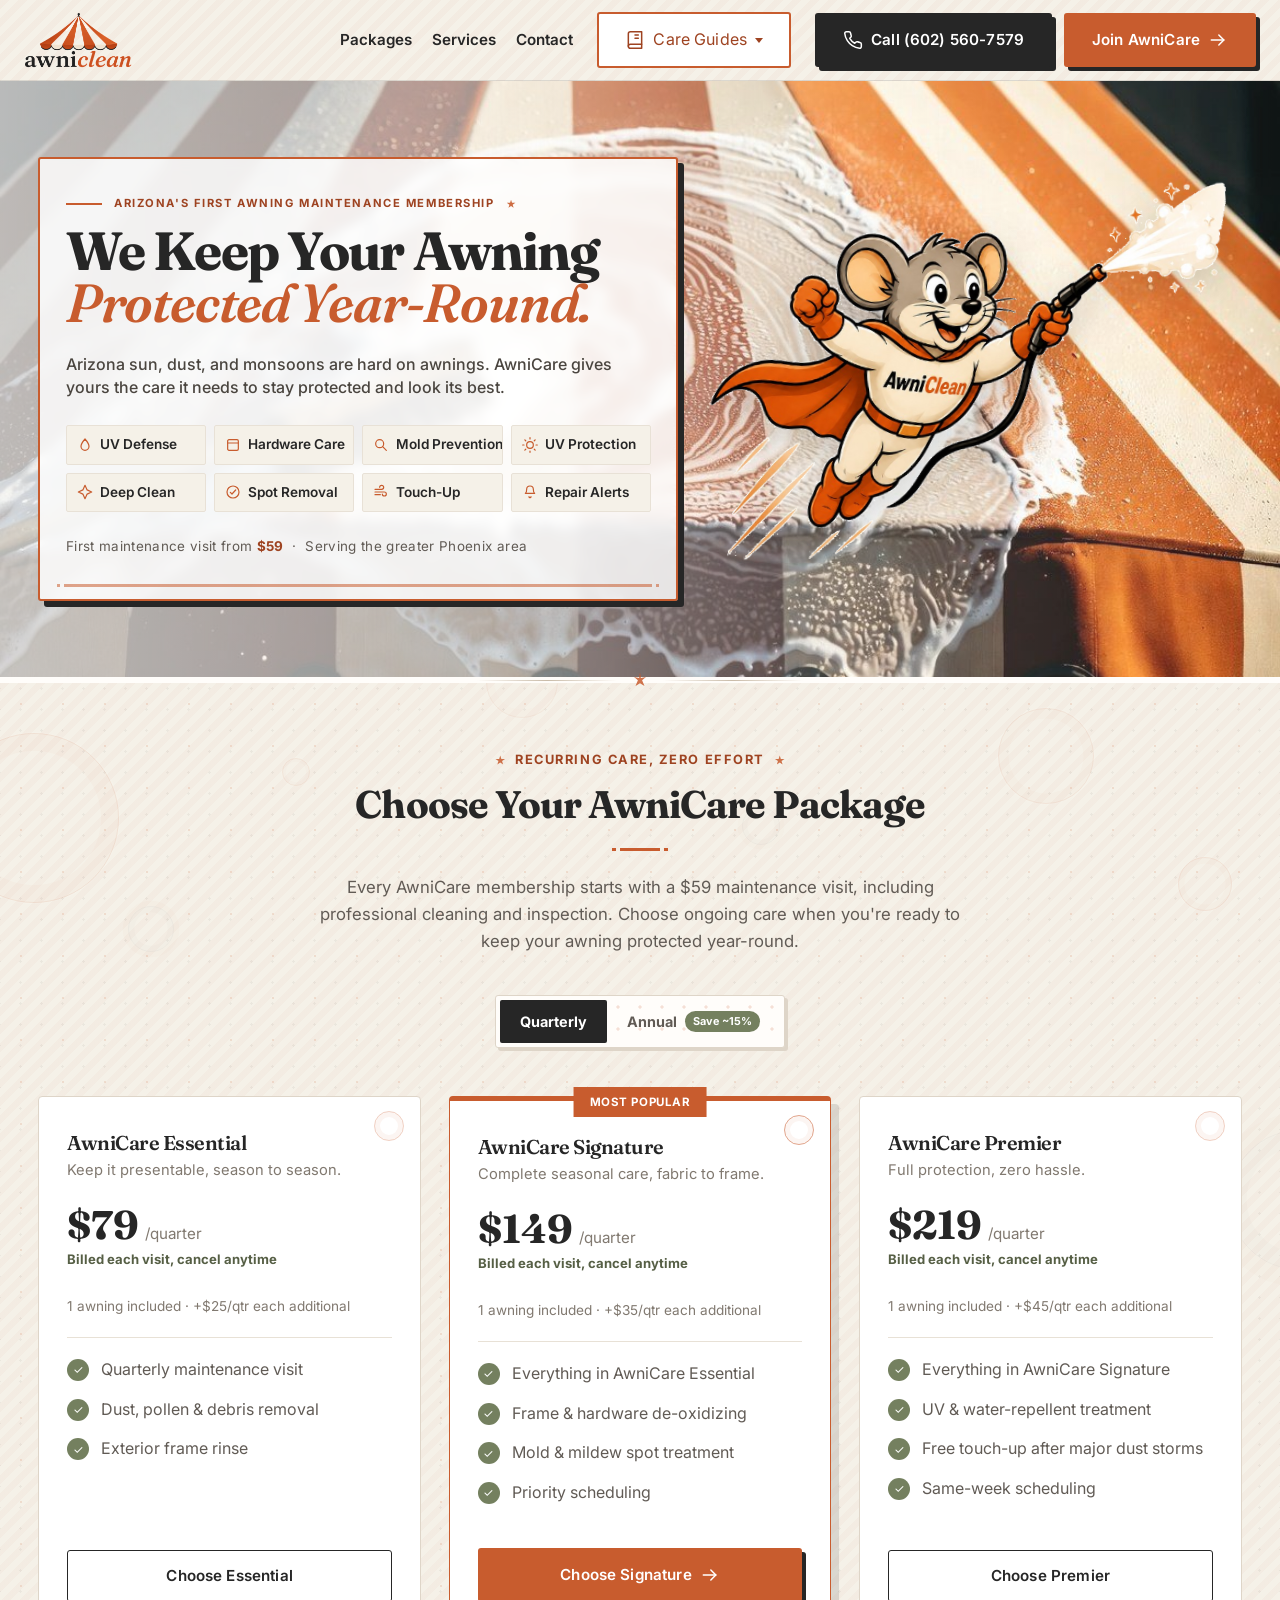
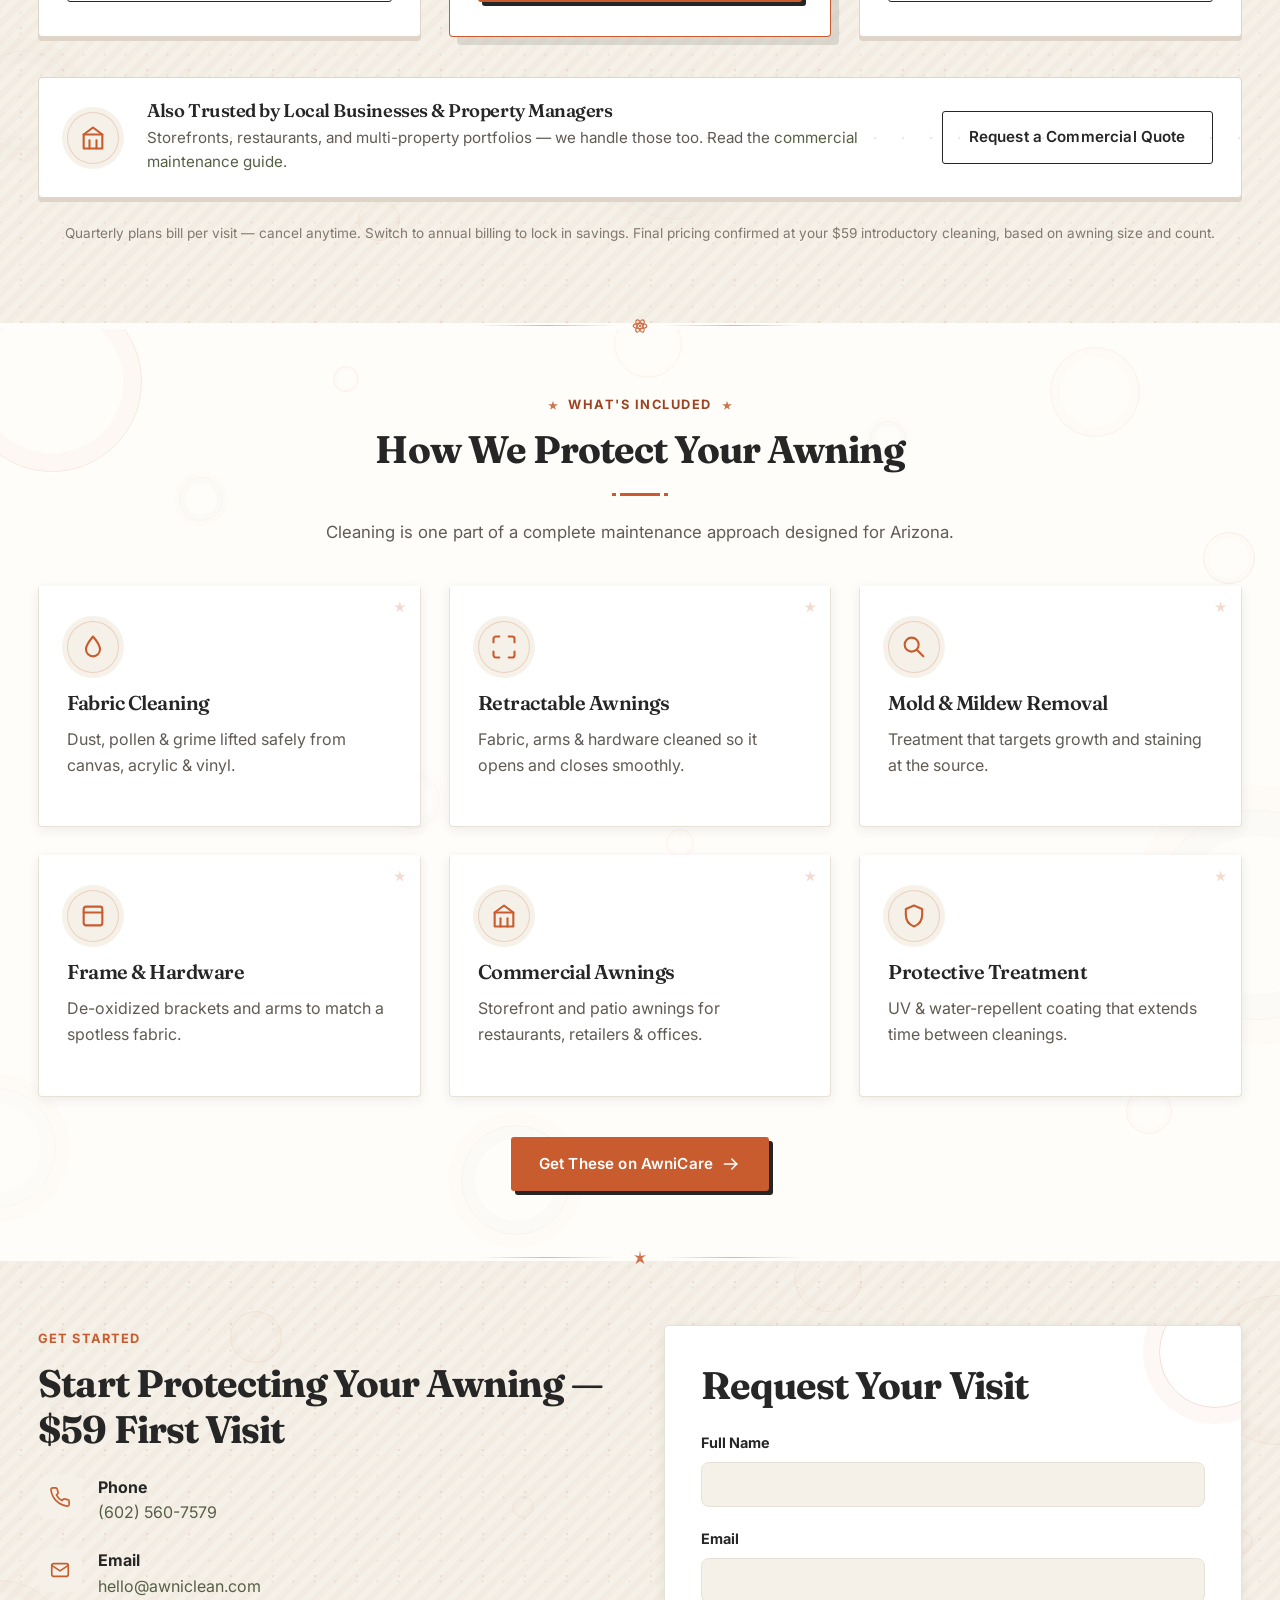
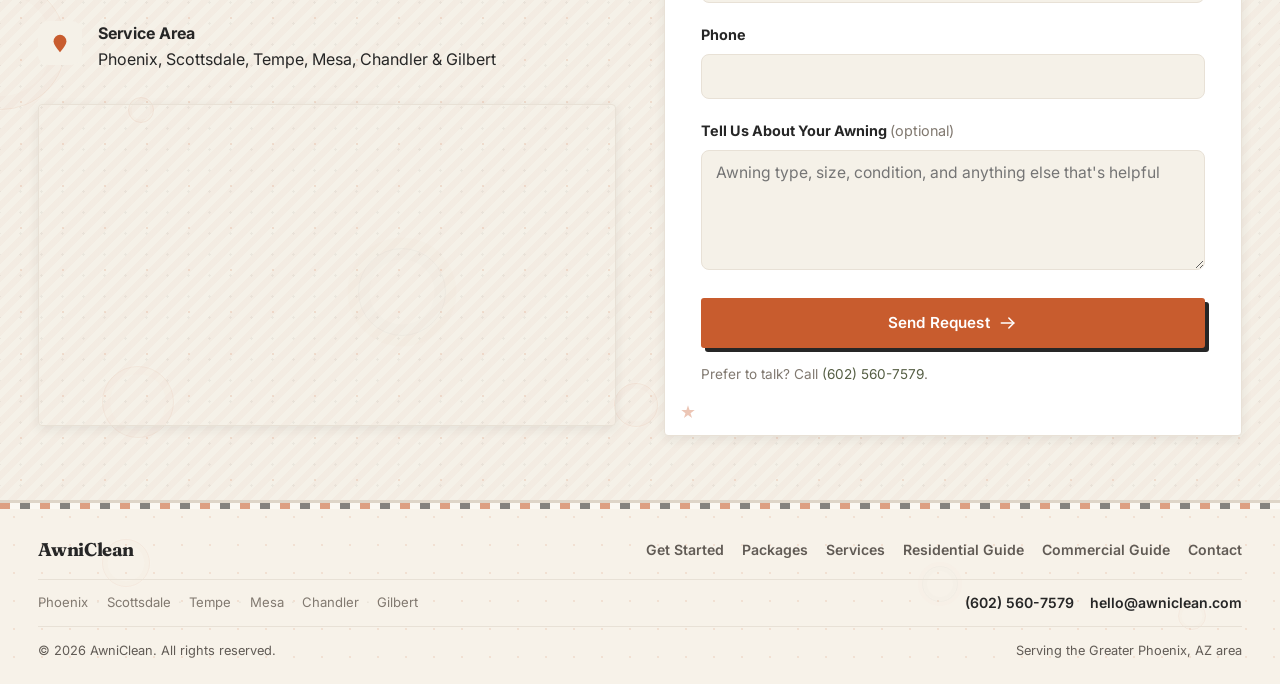
<file: index.html>
<!doctype html>
<html lang="en">
    <head>
        <meta charset="UTF-8" />
        <meta name="viewport" content="width=device-width, initial-scale=1.0" />
        <title>AwniClean | Awning Cleaning Packages — Phoenix, AZ</title>
        <meta
            name="description"
            content="First awning cleaning from $59 with AwniCare — then quarterly or annual maintenance. Serving Phoenix, Scottsdale, Tempe, Mesa, Chandler &amp; Gilbert."
        />
        <link rel="canonical" href="https://awniclean.com/" />
        <meta name="robots" content="index, follow" />

        <meta property="og:type" content="website" />
        <meta property="og:site_name" content="AwniClean" />
        <meta
            property="og:title"
            content="AwniClean | Awning Cleaning Packages — Phoenix, AZ"
        />
        <meta
            property="og:description"
            content="First awning cleaning from $59 with AwniCare — then quarterly or annual maintenance across Greater Phoenix."
        />
        <meta property="og:url" content="https://awniclean.com/" />
        <meta
            property="og:image"
            content="https://awniclean.com/images/og-image.png"
        />
        <meta name="twitter:card" content="summary_large_image" />

        <link rel="icon" type="image/png" href="images/favicon.png" />
        <link rel="preconnect" href="https://fonts.googleapis.com" />
        <link rel="preconnect" href="https://fonts.gstatic.com" crossorigin />
        <link
            href="https://fonts.googleapis.com/css2?family=Fraunces:ital,wght@0,500;0,600;0,700;1,600&family=Inter:wght@400;500;600;700&display=swap"
            rel="stylesheet"
        />
        <link rel="stylesheet" href="css/style.css?v=20260807" />

        <script type="application/ld+json">
            {
                "@context": "https://schema.org",
                "@type": "HomeAndConstructionBusiness",
                "name": "AwniClean",
                "image": "https://awniclean.com/images/logo-full.png",
                "telephone": "+1-602-560-7579",
                "email": "hello@awniclean.com",
                "url": "https://awniclean.com/",
                "priceRange": "$$",
                "areaServed": [
                    { "@type": "City", "name": "Phoenix" },
                    { "@type": "City", "name": "Scottsdale" },
                    { "@type": "City", "name": "Tempe" },
                    { "@type": "City", "name": "Mesa" },
                    { "@type": "City", "name": "Chandler" },
                    { "@type": "City", "name": "Gilbert" }
                ],
                "address": {
                    "@type": "PostalAddress",
                    "addressRegion": "AZ",
                    "addressCountry": "US"
                },
                "description": "Awning cleaning and maintenance packages serving the Greater Phoenix, Arizona area.",
                "makesOffer": [
                    {
                        "@type": "Offer",
                        "name": "AwniCare Essential",
                        "priceCurrency": "USD",
                        "price": "79",
                        "description": "Quarterly fabric cleaning for one awning."
                    },
                    {
                        "@type": "Offer",
                        "name": "AwniCare Signature",
                        "priceCurrency": "USD",
                        "price": "149",
                        "description": "Quarterly fabric, frame, and hardware cleaning with mold and mildew spot treatment for up to two awnings."
                    },
                    {
                        "@type": "Offer",
                        "name": "AwniCare Premier",
                        "priceCurrency": "USD",
                        "price": "219",
                        "description": "Full-service quarterly cleaning with protective treatment and priority scheduling for up to three awnings."
                    }
                ]
            }
        </script>
    </head>
    <body>
<header class="site-header" id="siteHeader">
            <div class="container header-inner">
                <a href="#top" class="logo"
                    ><img
                        class="logo-header-img"
                        src="images/logo-compact.png"
                        alt="AwniClean"
                /></a>
                <nav class="site-nav">
                    <a href="#packages">Packages</a>
                    <a href="#services">Services</a>
                    <a href="#contact">Contact</a>
                    <div class="nav-dropdown">
                        <button type="button" class="btn btn-care nav-dropdown-toggle" aria-expanded="false" aria-haspopup="true">
                            <svg class="icon" aria-hidden="true"><use href="images/icons.svg#icon-book"></use></svg>
                            Care Guides
                            <span class="caret" aria-hidden="true"></span>
                        </button>
                        <ul class="nav-dropdown-menu" role="menu">
                            <li role="none"><a role="menuitem" href="/care-guide">Residential</a></li>
                            <li role="none"><a role="menuitem" href="/commercial-guide">Commercial</a></li>
                        </ul>
                    </div>
                </nav>
                <div class="header-cta">
                    <a href="tel:+16025607579" class="btn btn-call"
                        ><svg class="icon"><use href="images/icons.svg#icon-phone"></use></svg>
                        Call (602) 560-7579</a
                    >
                    <a href="#packages" class="btn btn-primary"
                        >Join AwniCare
                        <svg class="icon">
                            <use href="images/icons.svg#icon-arrow-right"></use></svg
                    ></a>
                </div>
                <button
                    class="nav-toggle"
                    id="navToggle"
                    aria-label="Toggle menu"
                    aria-expanded="false"
                >
                    <span></span><span></span><span></span>
                </button>
            </div>
        </header>

        <main id="top">
            <!-- INTRO -->
            <section id="offer" class="hero">
                <div class="container">
                    <div class="hero-layout">
                        <div class="section-head section-head-wide hero-copy">
                            <span class="eyebrow">Arizona's First Awning Maintenance Membership</span>
                            <h1>We Keep Your Awning<br /><em>Protected Year-Round.</em></h1>
                            <p class="hero-lead">
                                Arizona sun, dust, and monsoons are hard on awnings.
                                AwniCare gives yours the care it needs to stay protected and look its best.
                            </p>
                        <div class="feature-tags">
                            <a href="#packages"
                                ><svg class="icon">
                                    <use href="images/icons.svg#icon-droplet"></use></svg
                                >UV Defense</a
                            >
                            <a href="#packages"
                                ><svg class="icon">
                                    <use href="images/icons.svg#icon-frame"></use></svg
                                >Hardware Care</a
                            >
                            <a href="#packages"
                                ><svg class="icon">
                                    <use href="images/icons.svg#icon-search"></use></svg
                                >Mold Prevention</a
                            >
                            <a href="#packages"
                                ><svg class="icon">
                                    <use href="images/icons.svg#icon-sun"></use></svg
                                >UV Protection</a
                            >
                            <a href="#packages"
                                ><svg class="icon">
                                    <use href="images/icons.svg#icon-sparkle"></use></svg
                                >Deep Clean</a
                            >
                            <a href="#packages"
                                ><svg class="icon">
                                    <use href="images/icons.svg#icon-check-circle"></use></svg
                                >Spot Removal</a
                            >
                            <a href="#packages"
                                ><svg class="icon">
                                    <use href="images/icons.svg#icon-wind"></use></svg
                                >Touch-Up</a
                            >
                            <a href="#packages"
                                ><svg class="icon">
                                    <use href="images/icons.svg#icon-bell"></use></svg
                                >Repair Alerts</a
                            >
                        </div>
                        <p class="hero-note">First maintenance visit from <strong>$59</strong> &nbsp;·&nbsp; Serving the greater Phoenix area</p>
                        </div>
                        <img
                            class="hero-mascot"
                            src="images/mascot.png"
                            alt="AwniClean mascot — a superhero mouse with a pressure washer"
                            width="900"
                            height="601"
                        />
                    </div>
                </div>
            </section>

            <!-- PACKAGES -->
            <div class="mcm-divider" aria-hidden="true"><span></span><svg class="icon"><use href="images/icons.svg#icon-starburst"></use></svg><span></span></div>
            <section id="packages" class="section-alt">
                <div class="bubble-field" aria-hidden="true">
                    <i class="bubble" style="--x: -4%; --y: 4%; --s: 170px; --o: 0.55"></i>
                    <i class="bubble bubble-soft" style="--x: 10%; --y: 18%; --s: 46px; --o: 0.45"></i>
                    <i class="bubble" style="--x: 22%; --y: 6%; --s: 28px; --o: 0.4"></i>
                    <i class="bubble" style="--x: 38%; --y: -3%; --s: 72px; --o: 0.35"></i>
                    <i class="bubble bubble-soft" style="--x: 58%; --y: 10%; --s: 38px; --o: 0.4"></i>
                    <i class="bubble" style="--x: 78%; --y: 2%; --s: 96px; --o: 0.45"></i>
                    <i class="bubble" style="--x: 92%; --y: 14%; --s: 54px; --o: 0.5"></i>
                    <i class="bubble bubble-soft" style="--x: 96%; --y: 36%; --s: 140px; --o: 0.4"></i>
                    <i class="bubble" style="--x: 84%; --y: 52%; --s: 34px; --o: 0.45"></i>
                    <i class="bubble" style="--x: 70%; --y: 68%; --s: 88px; --o: 0.35"></i>
                    <i class="bubble bubble-soft" style="--x: 48%; --y: 82%; --s: 120px; --o: 0.4"></i>
                    <i class="bubble" style="--x: 28%; --y: 90%; --s: 42px; --o: 0.45"></i>
                    <i class="bubble" style="--x: 6%; --y: 62%; --s: 64px; --o: 0.4"></i>
                    <i class="bubble bubble-soft" style="--x: -2%; --y: 78%; --s: 100px; --o: 0.35"></i>
                    <i class="bubble" style="--x: 15%; --y: 44%; --s: 24px; --o: 0.5"></i>
                    <i class="bubble" style="--x: 62%; --y: 40%; --s: 30px; --o: 0.35"></i>
                    <i class="bubble bubble-soft" style="--x: 88%; --y: 78%; --s: 48px; --o: 0.4"></i>
                    <i class="bubble" style="--x: 42%; --y: 28%; --s: 20px; --o: 0.45"></i>
                </div>
                <div class="container">
                    <div class="section-head">
                        <span class="eyebrow">Recurring Care, Zero Effort</span>
                        <h2>Choose Your AwniCare Package</h2>
                        <p>
                            Every AwniCare membership starts with a $59
                            maintenance visit, including professional cleaning
                            and inspection. Choose ongoing care when you're
                            ready to keep your awning protected year-round.
                        </p>
                    </div>

                    <div class="billing-toggle">
                        <div class="billing-toggle-inner">
                            <input
                                type="radio"
                                name="billing"
                                id="billQuarterly"
                                value="quarterly"
                                checked
                            />
                            <label for="billQuarterly">Quarterly</label>
                            <input
                                type="radio"
                                name="billing"
                                id="billAnnual"
                                value="annual"
                            />
                            <label for="billAnnual"
                                >Annual
                                <span class="save-badge">Save ~15%</span></label
                            >
                        </div>
                    </div>

                    <div class="package-grid">
                        <div class="package-card">
                            <h3 class="package-name">AwniCare Essential</h3>
                            <p class="package-tagline">
                                Keep it presentable, season to season.
                            </p>
                            <div
                                class="package-price"
                                data-quarterly="$79"
                                data-annual="$269"
                                data-save="~$47/yr"
                            >
                                <span class="price-amount">$79</span
                                ><span class="price-period">/quarter</span>
                            </div>
                            <p class="package-billing-note">
                                Billed each visit, cancel anytime
                            </p>
                            <p class="package-for">
                                1 awning included &middot; +$25/qtr each
                                additional
                            </p>
                            <ul class="icon-list">
                                <li>Quarterly maintenance visit</li>
                                <li>Dust, pollen &amp; debris removal</li>
                                <li>Exterior frame rinse</li>
                            </ul>
                            <a
                                href="#contact"
                                class="btn btn-outline-navy"
                                data-package="AwniCare Essential"
                                >Choose Essential</a
                            >
                        </div>

                        <div class="package-card featured">
                            <span class="package-ribbon">Most Popular</span>
                            <h3 class="package-name">AwniCare Signature</h3>
                            <p class="package-tagline">
                                Complete seasonal care, fabric to frame.
                            </p>
                            <div
                                class="package-price"
                                data-quarterly="$149"
                                data-annual="$499"
                                data-save="~$97/yr"
                            >
                                <span class="price-amount">$149</span
                                ><span class="price-period">/quarter</span>
                            </div>
                            <p class="package-billing-note">
                                Billed each visit, cancel anytime
                            </p>
                            <p class="package-for">
                                1 awning included &middot; +$35/qtr each
                                additional
                            </p>
                            <ul class="icon-list">
                                <li>Everything in AwniCare Essential</li>
                                <li>Frame &amp; hardware de-oxidizing</li>
                                <li>Mold &amp; mildew spot treatment</li>
                                <li>Priority scheduling</li>
                            </ul>
                            <a
                                href="#contact"
                                class="btn btn-primary"
                                data-package="AwniCare Signature"
                                >Choose Signature
                                <svg class="icon">
                                    <use href="images/icons.svg#icon-arrow-right"></use></svg
                            ></a>
                        </div>

                        <div class="package-card">
                            <h3 class="package-name">AwniCare Premier</h3>
                            <p class="package-tagline">
                                Full protection, zero hassle.
                            </p>
                            <div
                                class="package-price"
                                data-quarterly="$219"
                                data-annual="$729"
                                data-save="~$147/yr"
                            >
                                <span class="price-amount">$219</span
                                ><span class="price-period">/quarter</span>
                            </div>
                            <p class="package-billing-note">
                                Billed each visit, cancel anytime
                            </p>
                            <p class="package-for">
                                1 awning included &middot; +$45/qtr each
                                additional
                            </p>
                            <ul class="icon-list">
                                <li>Everything in AwniCare Signature</li>
                                <li>UV &amp; water-repellent treatment</li>
                                <li>Free touch-up after major dust storms</li>
                                <li>Same-week scheduling</li>
                            </ul>
                            <a
                                href="#contact"
                                class="btn btn-outline-navy"
                                data-package="AwniCare Premier"
                                >Choose Premier</a
                            >
                        </div>
                    </div>

                    <div class="commercial-banner">
                        <div class="card-icon"><svg class="icon"><use href="images/icons.svg#icon-building"></use></svg></div>
                        <div class="commercial-banner-copy">
                            <h3>Also Trusted by Local Businesses &amp; Property Managers</h3>
                            <p>Storefronts, restaurants, and multi-property portfolios — we handle those too. Read the <a href="/commercial-guide">commercial maintenance guide</a>.</p>
                        </div>
                        <a href="#contact" class="btn btn-outline-navy" data-package="Commercial Account">Request a Commercial Quote</a>
                    </div>

                    <p
                        class="form-note"
                        style="text-align: center; margin-top: 1.6rem"
                    >
                        Quarterly plans bill per visit — cancel anytime. Switch
                        to annual billing to lock in savings. Final pricing
                        confirmed at your $59 introductory cleaning, based on
                        awning size and count.
                    </p>
                </div>
            </section>

            <!-- SERVICES -->
            <div class="mcm-divider" aria-hidden="true"><span></span><svg class="icon"><use href="images/icons.svg#icon-atomic"></use></svg><span></span></div>
            <section id="services">
                <div class="bubble-field" aria-hidden="true">
                    <i class="bubble" style="--x: -3%; --y: -4%; --s: 180px; --o: 0.65"></i>
                    <i class="bubble bubble-soft" style="--x: 14%; --y: 16%; --s: 44px; --o: 0.4"></i>
                    <i class="bubble" style="--x: 26%; --y: 4%; --s: 26px; --o: 0.45"></i>
                    <i class="bubble" style="--x: 48%; --y: -2%; --s: 68px; --o: 0.35"></i>
                    <i class="bubble bubble-soft" style="--x: 68%; --y: 10%; --s: 36px; --o: 0.45"></i>
                    <i class="bubble" style="--x: 82%; --y: 2%; --s: 90px; --o: 0.4"></i>
                    <i class="bubble" style="--x: 94%; --y: 22%; --s: 52px; --o: 0.5"></i>
                    <i class="bubble bubble-soft" style="--x: 90%; --y: 52%; --s: 210px; --o: 0.42"></i>
                    <i class="bubble" style="--x: 74%; --y: 48%; --s: 30px; --o: 0.4"></i>
                    <i class="bubble" style="--x: 58%; --y: 70%; --s: 78px; --o: 0.35"></i>
                    <i class="bubble bubble-soft" style="--x: 36%; --y: 86%; --s: 110px; --o: 0.4"></i>
                    <i class="bubble" style="--x: 18%; --y: 76%; --s: 40px; --o: 0.45"></i>
                    <i class="bubble" style="--x: 4%; --y: 58%; --s: 64px; --o: 0.4"></i>
                    <i class="bubble bubble-soft" style="--x: -5%; --y: 82%; --s: 120px; --o: 0.35"></i>
                    <i class="bubble" style="--x: 42%; --y: 38%; --s: 22px; --o: 0.5"></i>
                    <i class="bubble" style="--x: 62%; --y: 28%; --s: 18px; --o: 0.4"></i>
                    <i class="bubble bubble-soft" style="--x: 8%; --y: 36%; --s: 32px; --o: 0.4"></i>
                    <i class="bubble" style="--x: 88%; --y: 82%; --s: 46px; --o: 0.4"></i>
                    <i class="bubble" style="--x: 52%; --y: 54%; --s: 28px; --o: 0.35"></i>
                    <i class="bubble bubble-soft" style="--x: 30%; --y: 48%; --s: 56px; --o: 0.3"></i>
                </div>
                <div class="container">
                    <div class="section-head">
                        <span class="eyebrow">What's Included</span>
                        <h2>How We Protect Your Awning</h2>
                        <p>
                            Cleaning is one part of a complete maintenance
                            approach designed for Arizona.
                        </p>
                    </div>
                    <div class="grid-3">
                        <div class="card">
                            <div class="card-icon">
                                <svg class="icon">
                                    <use href="images/icons.svg#icon-droplet"></use>
                                </svg>
                            </div>
                            <h3>Fabric Cleaning</h3>
                            <p>
                                Dust, pollen &amp; grime lifted safely from
                                canvas, acrylic &amp; vinyl.
                            </p>
                        </div>
                        <div class="card">
                            <div class="card-icon">
                                <svg class="icon">
                                    <use href="images/icons.svg#icon-expand"></use>
                                </svg>
                            </div>
                            <h3>Retractable Awnings</h3>
                            <p>
                                Fabric, arms &amp; hardware cleaned so it opens
                                and closes smoothly.
                            </p>
                        </div>
                        <div class="card">
                            <div class="card-icon">
                                <svg class="icon">
                                    <use href="images/icons.svg#icon-search"></use>
                                </svg>
                            </div>
                            <h3>Mold &amp; Mildew Removal</h3>
                            <p>
                                Treatment that targets growth and staining at
                                the source.
                            </p>
                        </div>
                        <div class="card">
                            <div class="card-icon">
                                <svg class="icon">
                                    <use href="images/icons.svg#icon-frame"></use>
                                </svg>
                            </div>
                            <h3>Frame &amp; Hardware</h3>
                            <p>
                                De-oxidized brackets and arms to match a
                                spotless fabric.
                            </p>
                        </div>
                        <div class="card">
                            <div class="card-icon">
                                <svg class="icon">
                                    <use href="images/icons.svg#icon-building"></use>
                                </svg>
                            </div>
                            <h3>Commercial Awnings</h3>
                            <p>
                                Storefront and patio awnings for restaurants,
                                retailers &amp; offices.
                            </p>
                        </div>
                        <div class="card">
                            <div class="card-icon">
                                <svg class="icon">
                                    <use href="images/icons.svg#icon-shield"></use>
                                </svg>
                            </div>
                            <h3>Protective Treatment</h3>
                            <p>
                                UV &amp; water-repellent coating that extends
                                time between cleanings.
                            </p>
                        </div>
                    </div>
                    <div style="text-align: center; margin-top: 2.5rem">
                        <a href="#packages" class="btn btn-primary"
                            >Get These on AwniCare
                            <svg class="icon">
                                <use href="images/icons.svg#icon-arrow-right"></use></svg
                        ></a>
                    </div>
                </div>
            </section>

            <div class="mcm-divider" aria-hidden="true"><span></span><svg class="icon"><use href="images/icons.svg#icon-starburst"></use></svg><span></span></div>
            <!-- CONTACT -->
            <section id="contact" class="section-alt">
                <div class="bubble-field" aria-hidden="true">
                    <i class="bubble" style="--x: 94%; --y: 4%; --s: 150px; --o: 0.45"></i>
                    <i class="bubble bubble-soft" style="--x: 78%; --y: 12%; --s: 40px; --o: 0.4"></i>
                    <i class="bubble" style="--x: 62%; --y: -2%; --s: 68px; --o: 0.35"></i>
                    <i class="bubble" style="--x: 18%; --y: 6%; --s: 52px; --o: 0.5"></i>
                    <i class="bubble bubble-soft" style="--x: 4%; --y: 16%; --s: 34px; --o: 0.4"></i>
                    <i class="bubble" style="--x: -5%; --y: 38%; --s: 130px; --o: 0.4"></i>
                    <i class="bubble" style="--x: 10%; --y: 52%; --s: 26px; --o: 0.45"></i>
                    <i class="bubble bubble-soft" style="--x: 28%; --y: 70%; --s: 88px; --o: 0.35"></i>
                    <i class="bubble" style="--x: 48%; --y: 86%; --s: 44px; --o: 0.4"></i>
                    <i class="bubble" style="--x: 70%; --y: 76%; --s: 100px; --o: 0.4"></i>
                    <i class="bubble bubble-soft" style="--x: 90%; --y: 62%; --s: 56px; --o: 0.4"></i>
                    <i class="bubble" style="--x: 86%; --y: 88%; --s: 30px; --o: 0.45"></i>
                    <i class="bubble" style="--x: 40%; --y: 28%; --s: 22px; --o: 0.4"></i>
                    <i class="bubble bubble-soft" style="--x: 54%; --y: 48%; --s: 36px; --o: 0.35"></i>
                    <i class="bubble" style="--x: 8%; --y: 84%; --s: 72px; --o: 0.35"></i>
                    <i class="bubble" style="--x: 96%; --y: 32%; --s: 24px; --o: 0.5"></i>
                </div>
                <div class="container contact-wrap">
                    <div>
                        <span class="eyebrow">Get Started</span>
                        <h2>Start Protecting Your Awning — $59 First Visit</h2>
                        <ul class="contact-info-list">
                            <li>
                                <span class="ci-icon"
                                    ><svg class="icon">
                                        <use href="images/icons.svg#icon-phone"></use></svg
                                ></span>
                                <div>
                                    <strong>Phone</strong
                                    ><a href="tel:+16025607579"
                                        >(602) 560-7579</a
                                    >
                                </div>
                            </li>
                            <li>
                                <span class="ci-icon"
                                    ><svg class="icon">
                                        <use href="images/icons.svg#icon-mail"></use></svg
                                ></span>
                                <div>
                                    <strong>Email</strong
                                    ><a href="mailto:hello@awniclean.com"
                                        >hello@awniclean.com</a
                                    >
                                </div>
                            </li>
                            <li>
                                <span class="ci-icon"
                                    ><svg class="icon icon-pin">
                                        <use href="images/icons.svg#icon-pin"></use></svg
                                ></span>
                                <div>
                                    <strong>Service Area</strong>Phoenix,
                                    Scottsdale, Tempe, Mesa, Chandler &amp;
                                    Gilbert
                                </div>
                            </li>
                        </ul>
                        <div class="map-embed">
                            <iframe
                                src="https://www.google.com/maps?q=Phoenix,AZ&output=embed"
                                title="Map of the Phoenix, AZ service area"
                                loading="lazy"
                                referrerpolicy="no-referrer-when-downgrade"
                            >
                            </iframe>
                        </div>
                    </div>

                    <div class="form-card">
                        <h2>Request Your Visit</h2>
                        <form
                            id="contactForm"
                            name="contact"
                            method="POST"
                            action="/"
                            data-netlify="true"
                            data-netlify-honeypot="bot-field"
                        >
                            <input type="hidden" name="form-name" value="contact" />
                            <p class="hp-field" aria-hidden="true">
                                <label
                                    >Don’t fill this out if you’re human:
                                    <input
                                        type="text"
                                        name="bot-field"
                                        tabindex="-1"
                                        autocomplete="off"
                                /></label>
                            </p>

                            <div class="form-row">
                                <label for="name">Full Name</label>
                                <input
                                    type="text"
                                    id="name"
                                    name="name"
                                    required
                                    autocomplete="name"
                                />
                            </div>
                            <div class="form-row">
                                <label for="email">Email</label>
                                <input
                                    type="email"
                                    id="email"
                                    name="email"
                                    required
                                    autocomplete="email"
                                />
                            </div>
                            <div class="form-row">
                                <label for="phone">Phone</label>
                                <input
                                    type="tel"
                                    id="phone"
                                    name="phone"
                                    autocomplete="tel"
                                />
                            </div>
                            <div class="form-row">
                                <label for="message"
                                    >Tell Us About Your Awning
                                    <span
                                        style="
                                            font-weight: 400;
                                            color: var(--gray-500);
                                            text-transform: none;
                                            letter-spacing: 0;
                                        "
                                        >(optional)</span
                                    ></label
                                >
                                <textarea
                                    id="message"
                                    name="message"
                                    placeholder="Awning type, size, condition, and anything else that's helpful"
                                ></textarea>
                            </div>

                            <button
                                type="submit"
                                class="btn btn-primary btn-block"
                            >
                                Send Request
                                <svg class="icon">
                                    <use href="images/icons.svg#icon-arrow-right"></use>
                                </svg>
                            </button>
                            <p
                                id="formStatus"
                                class="form-status"
                                role="status"
                            ></p>
                            <p class="form-note">
                                Prefer to talk? Call
                                <a href="tel:+16025607579">(602) 560-7579</a>.
                            </p>
                        </form>
                    </div>
                </div>
            </section>
        </main>

        <footer class="site-footer">
            <div class="bubble-field" aria-hidden="true">
                <i class="bubble" style="--x: 8%; --y: 20%; --s: 48px; --o: 0.3"></i>
                <i class="bubble bubble-soft" style="--x: 72%; --y: 35%; --s: 36px; --o: 0.28"></i>
                <i class="bubble" style="--x: 92%; --y: 55%; --s: 28px; --o: 0.3"></i>
            </div>
            <div class="container footer-inner">
                <div class="footer-row footer-row-brand">
                    <a href="#top" class="footer-brand">AwniClean</a>
                    <nav class="footer-nav" aria-label="Footer">
                        <a href="#offer">Get Started</a>
                        <a href="#packages">Packages</a>
                        <a href="#services">Services</a>
                        <a href="/care-guide">Residential Guide</a>
                        <a href="/commercial-guide">Commercial Guide</a>
                        <a href="#contact">Contact</a>
                    </nav>
                </div>
                <div class="footer-row footer-row-meta">
                    <p class="footer-areas">
                        <span>Phoenix</span>
                        <span>Scottsdale</span>
                        <span>Tempe</span>
                        <span>Mesa</span>
                        <span>Chandler</span>
                        <span>Gilbert</span>
                    </p>
                    <p class="footer-contact">
                        <a href="tel:+16025607579">(602) 560-7579</a>
                        <a href="mailto:hello@awniclean.com">hello@awniclean.com</a>
                    </p>
                </div>
                <div class="footer-row footer-row-legal">
                    <p>&copy; <span id="year"></span> AwniClean. All rights reserved.</p>
                    <p>Serving the Greater Phoenix, AZ area</p>
                </div>
            </div>
        </footer>

        <div class="mobile-call-bar">
            <a href="tel:+16025607579"
                ><svg class="icon"><use href="images/icons.svg#icon-phone"></use></svg> Call
                Now: (602) 560-7579</a
            >
        </div>

        <script src="scripts/main.js"></script>
    </body>
</html>
</file>
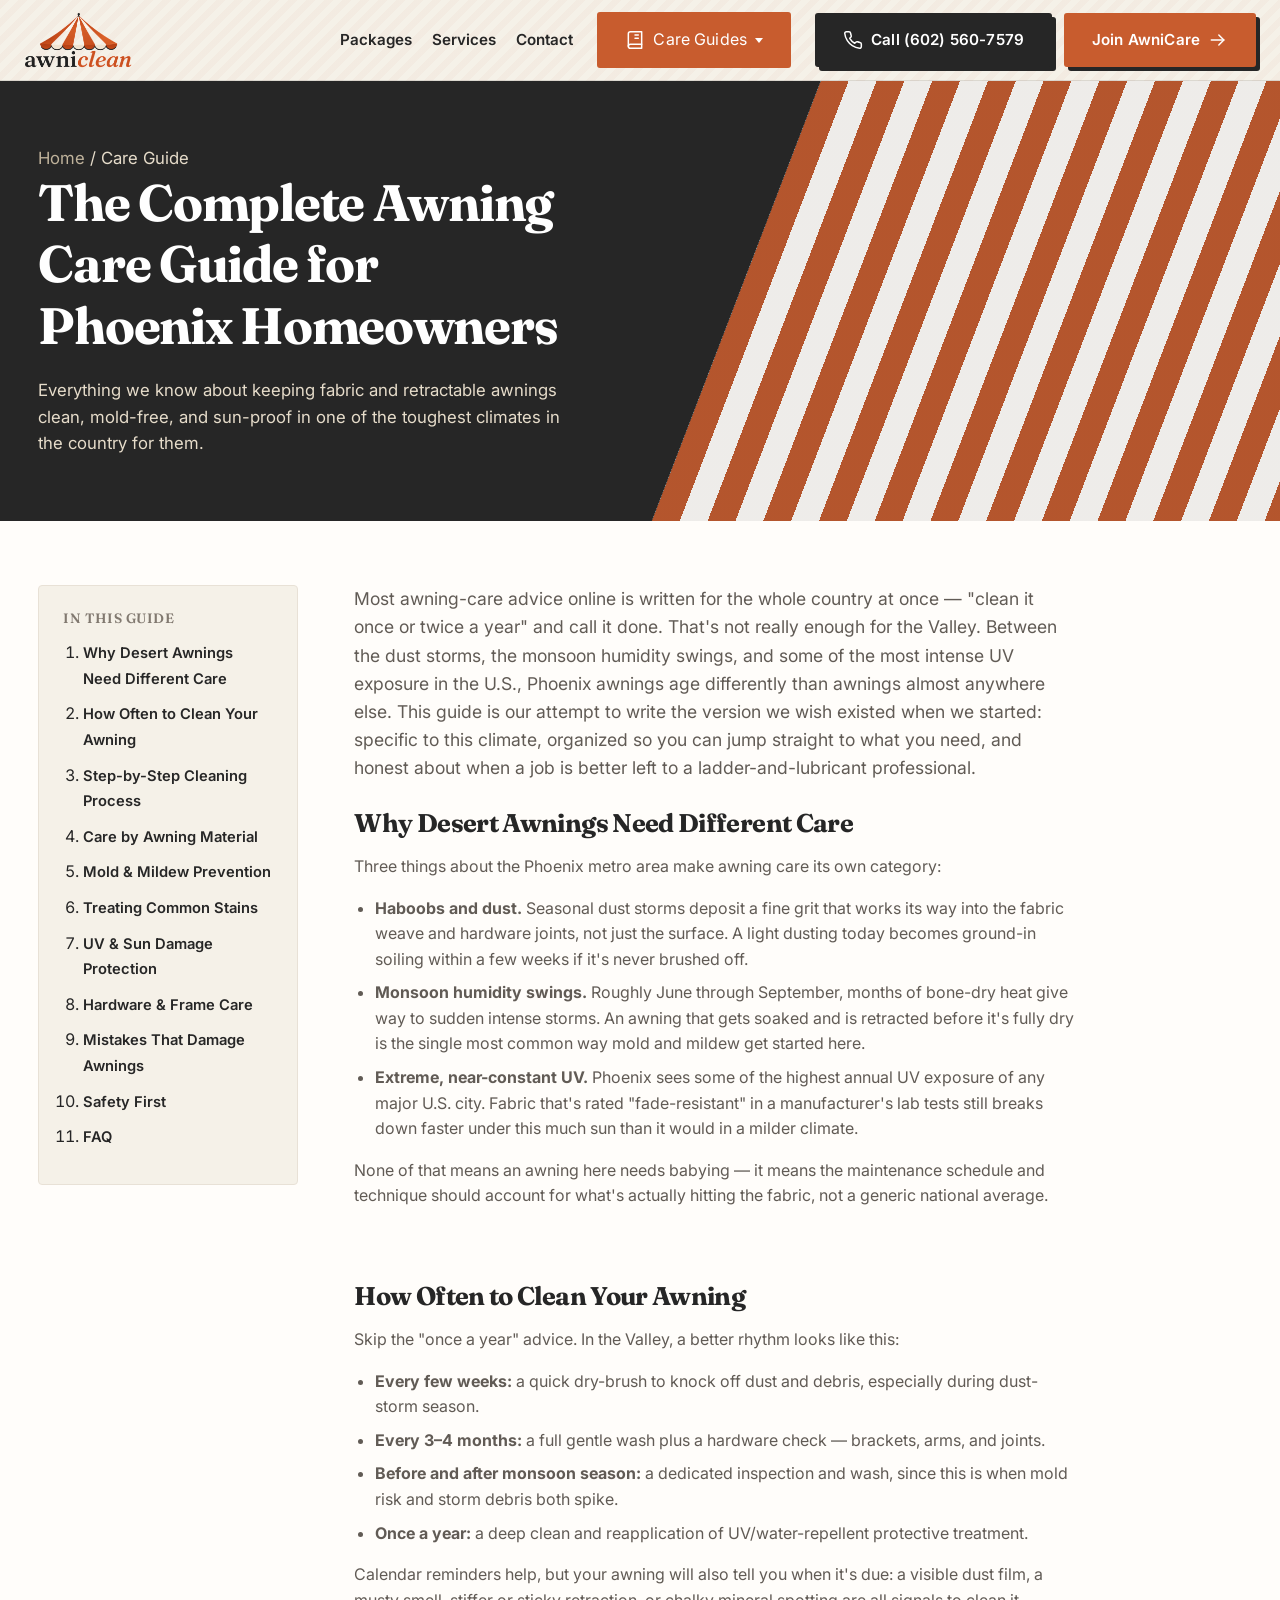
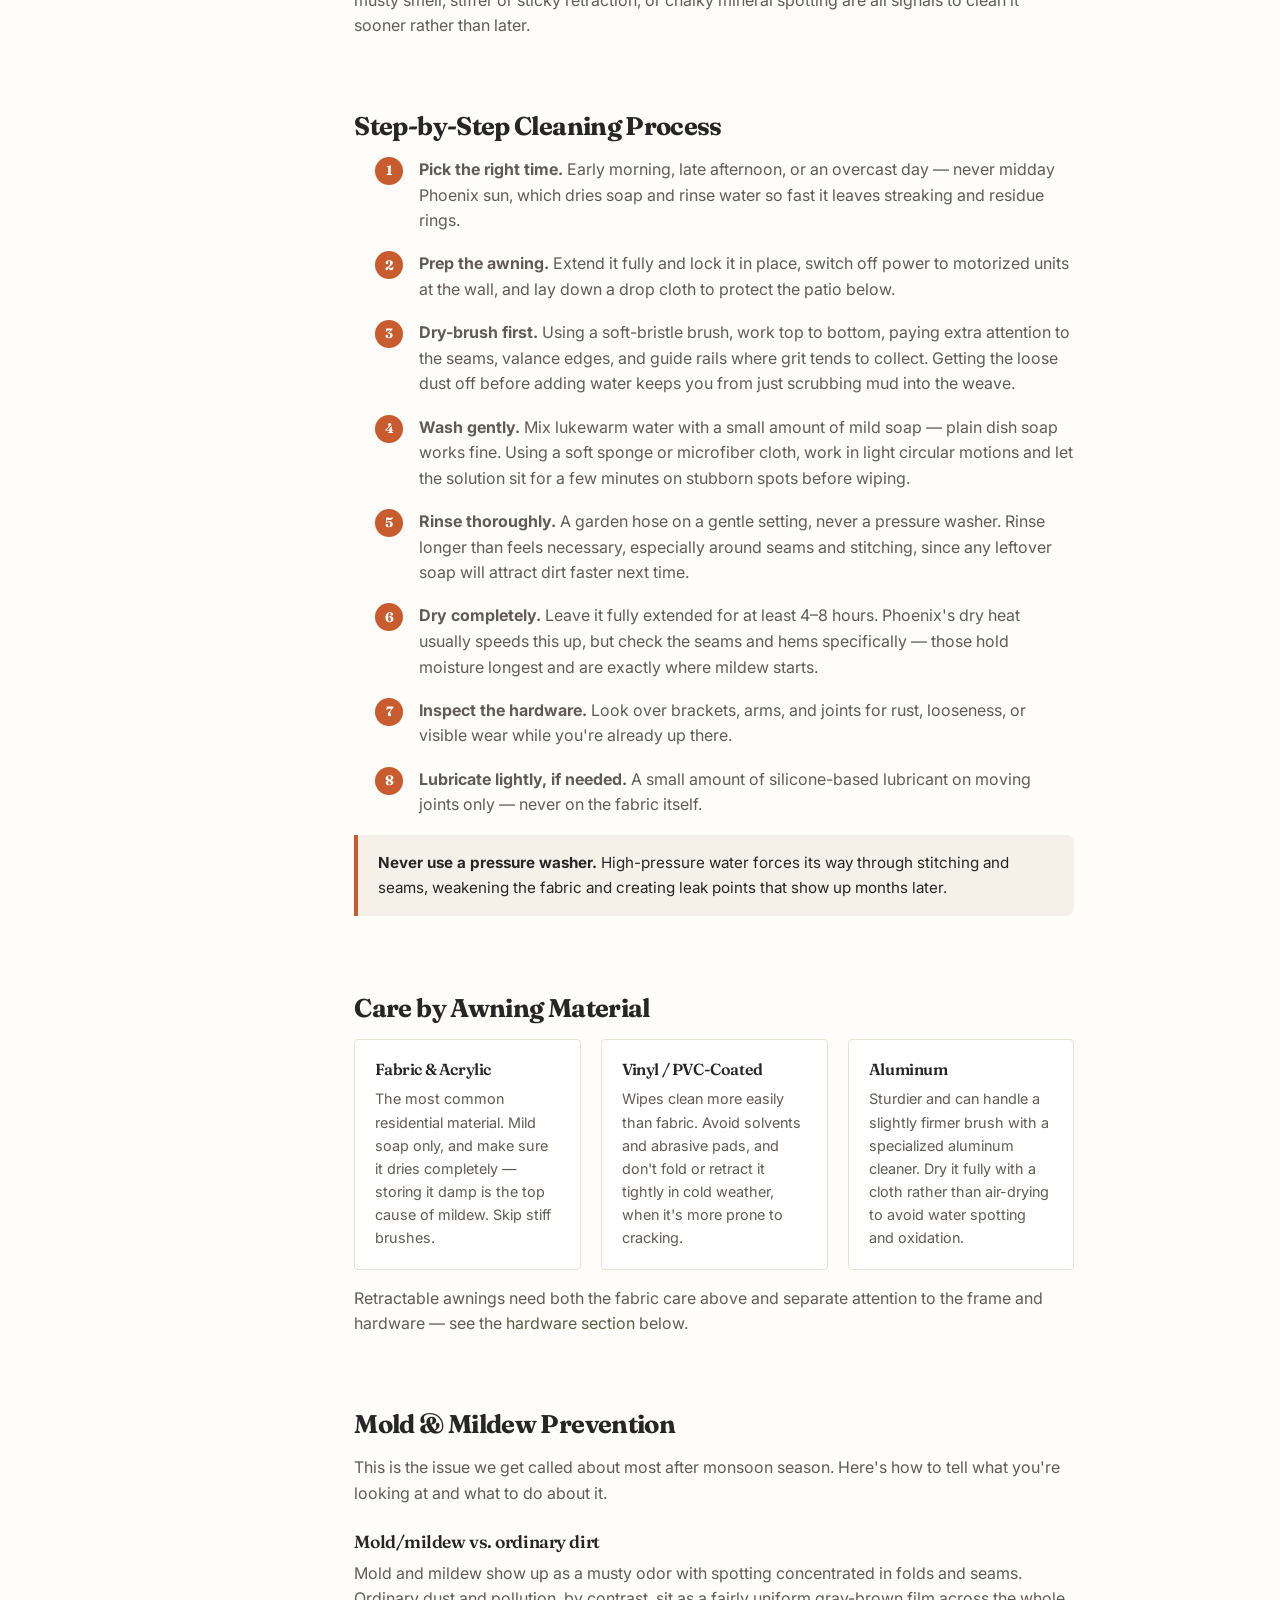
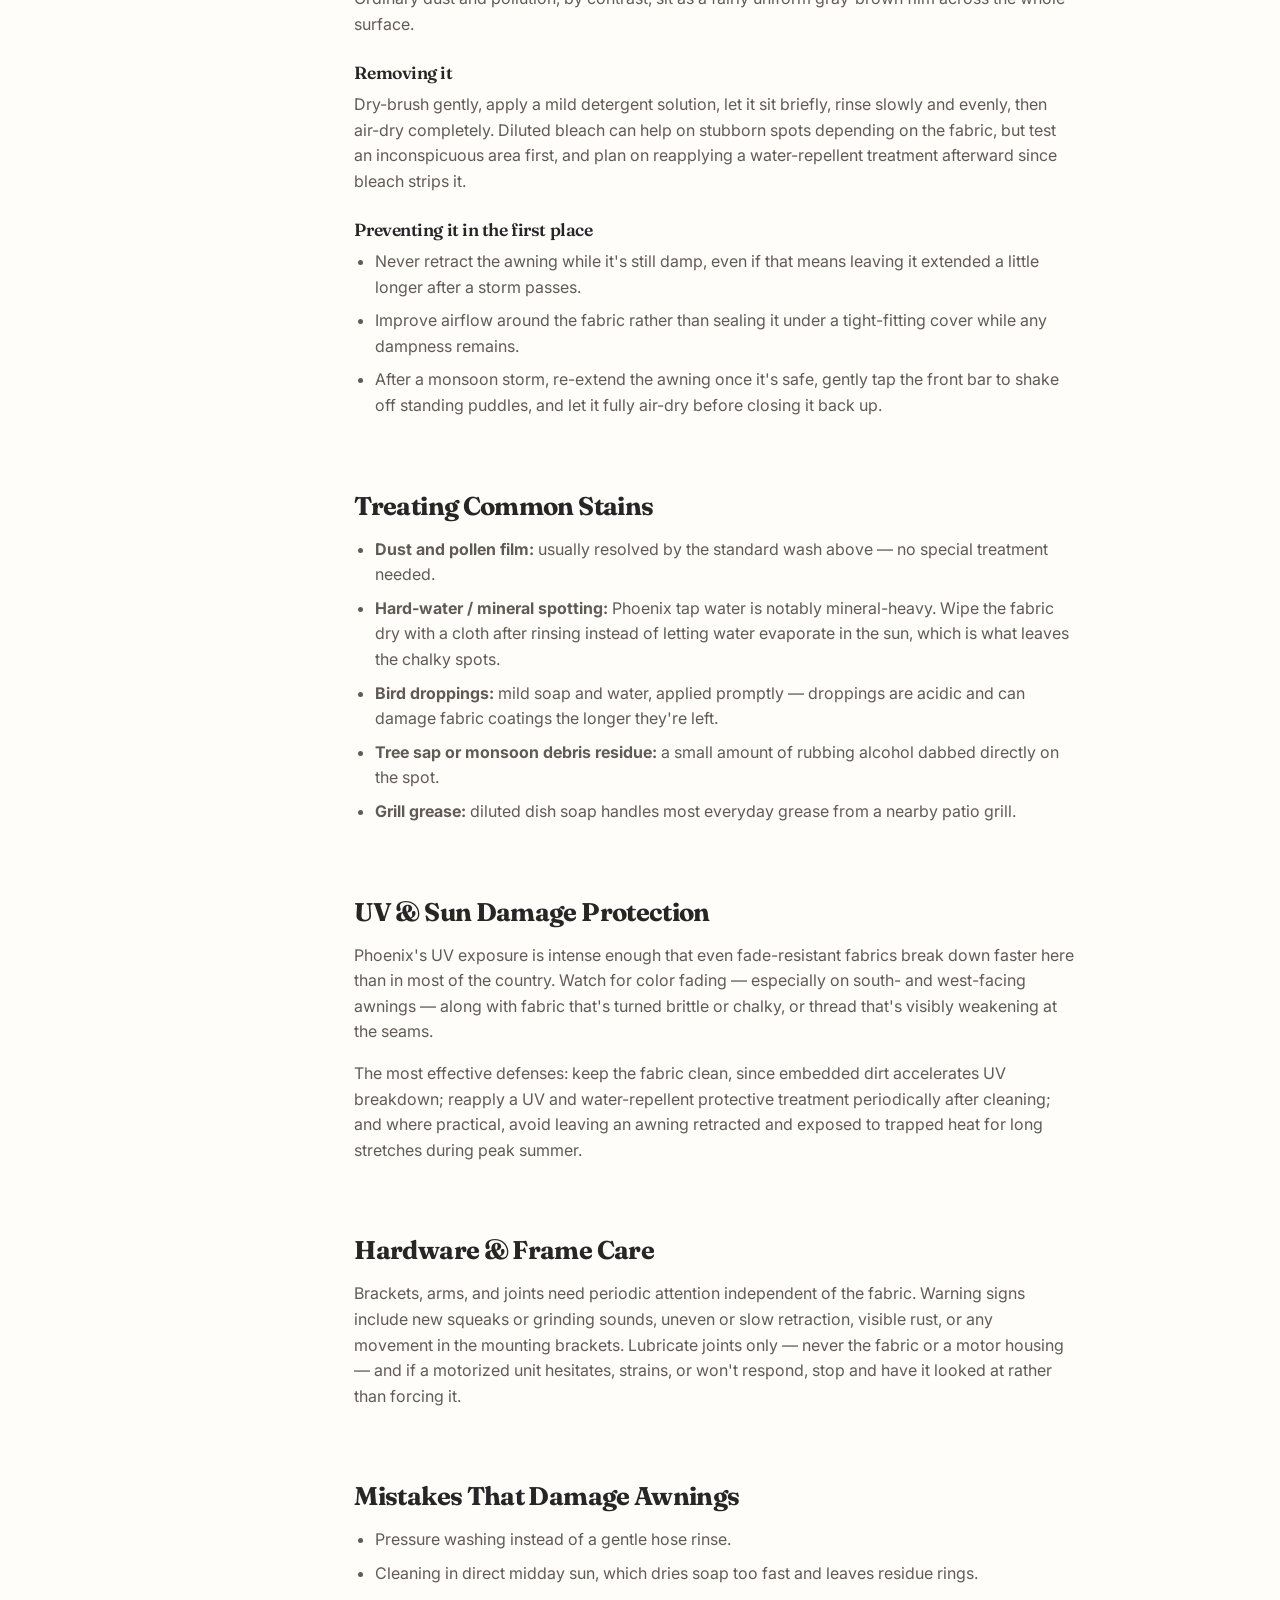
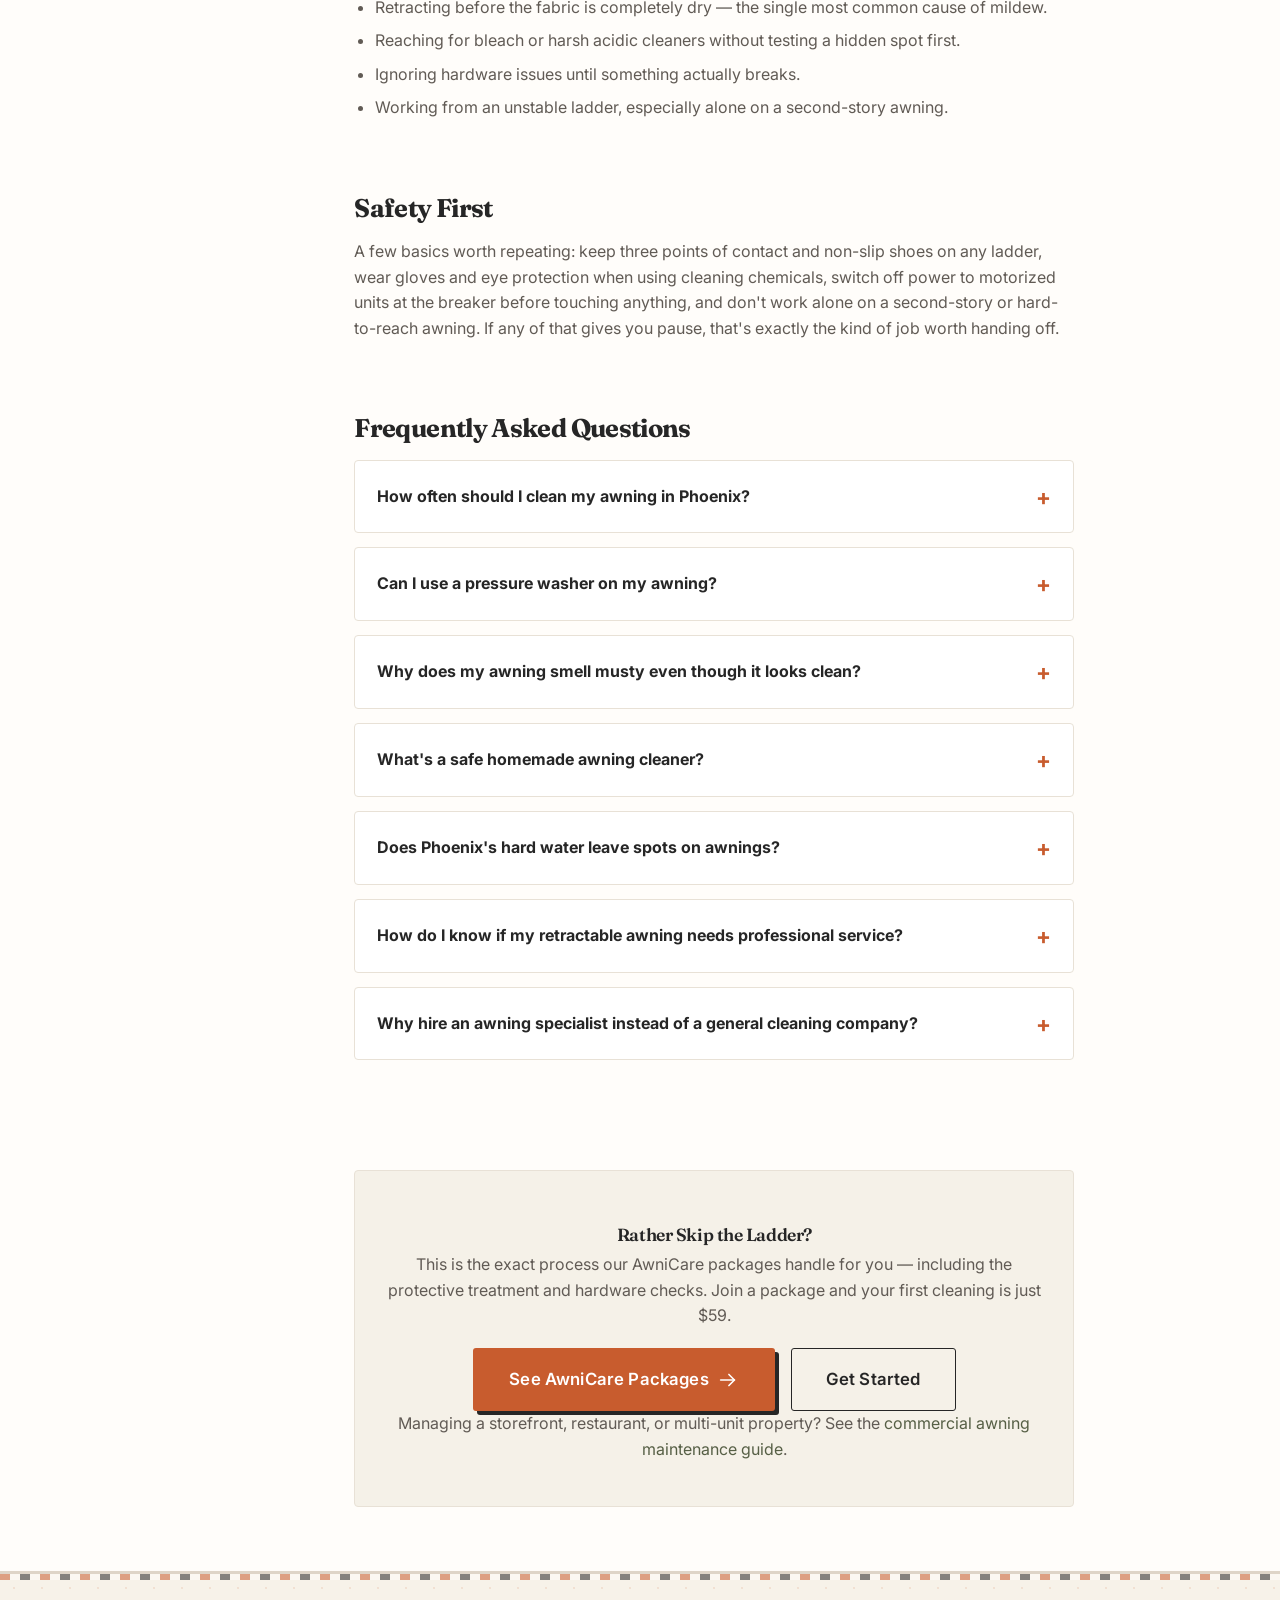
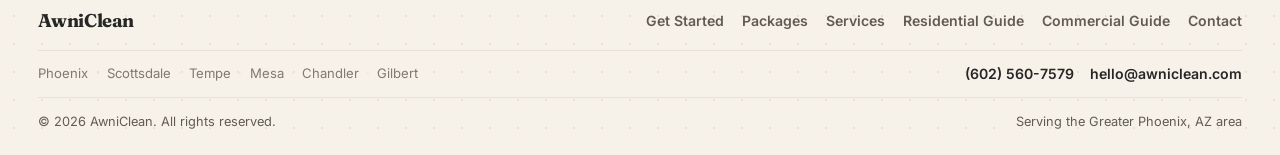
<file: care-guide.html>
<!doctype html>
<html lang="en">
<head>
<meta charset="UTF-8" />
<meta name="viewport" content="width=device-width, initial-scale=1.0" />
<title>Phoenix Awning Care Guide | AwniClean</title>
<meta name="description" content="A complete awning care guide for Phoenix's desert climate — cleaning frequency, step-by-step washing, mold and mildew prevention, UV protection, and stain removal for every awning material.">
<link rel="canonical" href="https://awniclean.com/care-guide">
<meta name="robots" content="index, follow">

<meta property="og:type" content="article">
<meta property="og:site_name" content="AwniClean">
<meta property="og:title" content="Awning Care Guide | AwniClean Phoenix, AZ">
<meta property="og:description" content="How to clean, maintain, and protect your awning in the Phoenix desert climate — from dust storms to monsoon mold to UV fading.">
<meta property="og:url" content="https://awniclean.com/care-guide">
<meta property="og:image" content="https://awniclean.com/images/og-image.png">
<meta name="twitter:card" content="summary_large_image">

<link rel="icon" type="image/png" href="images/favicon.png">
<link rel="preconnect" href="https://fonts.googleapis.com">
<link rel="preconnect" href="https://fonts.gstatic.com" crossorigin>
<link href="https://fonts.googleapis.com/css2?family=Fraunces:ital,wght@0,500;0,600;0,700;1,600&family=Inter:wght@400;500;600;700&display=swap" rel="stylesheet">
<link rel="stylesheet" href="css/style.css?v=20260807">

<script type="application/ld+json">
{
  "@context": "https://schema.org",
  "@type": "Article",
  "headline": "The Complete Awning Care Guide for Phoenix Homeowners",
  "description": "How to clean, maintain, and protect an awning in the Phoenix desert climate, covering cleaning frequency, step-by-step washing, material care, mold prevention, UV protection, and stain removal.",
  "author": { "@type": "Organization", "name": "AwniClean" },
  "publisher": {
    "@type": "Organization",
    "name": "AwniClean",
    "logo": { "@type": "ImageObject", "url": "https://awniclean.com/images/logo-full.png" }
  },
  "image": "https://awniclean.com/images/og-image.png",
  "mainEntityOfPage": "https://awniclean.com/care-guide"
}
</script>
<script type="application/ld+json">
{
  "@context": "https://schema.org",
  "@type": "FAQPage",
  "mainEntity": [
    {
      "@type": "Question",
      "name": "How often should I clean my awning in Phoenix?",
      "acceptedAnswer": { "@type": "Answer", "text": "Give it a quick dry-brush every few weeks to knock off dust, especially after haboob season, and plan on a full wash with a hardware check about every three to four months. Most Phoenix awnings also benefit from a dedicated inspection right before and after monsoon season, plus one deep clean with protective treatment each year." }
    },
    {
      "@type": "Question",
      "name": "Can I use a pressure washer on my awning?",
      "acceptedAnswer": { "@type": "Answer", "text": "No. Pressure washers force water through stitching and seams, which weakens the fabric and can cause leaks or delamination over time. A garden hose on a gentle, low-pressure setting is enough for rinsing." }
    },
    {
      "@type": "Question",
      "name": "Why does my awning smell musty even though it looks clean?",
      "acceptedAnswer": { "@type": "Answer", "text": "A musty smell usually means mold or mildew is growing in a fold or seam that never fully dried out, often after a monsoon storm. Even fabrics that resist mildew growth themselves can develop it on trapped dirt or moisture, so the fix is a thorough clean followed by full air-drying before the awning is retracted again." }
    },
    {
      "@type": "Question",
      "name": "What's a safe homemade awning cleaner?",
      "acceptedAnswer": { "@type": "Answer", "text": "A bucket of lukewarm water with a small amount of mild dish soap handles most everyday dirt safely. Start with a weaker mix than you think you need, test it on a hidden spot first, and always rinse thoroughly so no soap residue is left behind." }
    },
    {
      "@type": "Question",
      "name": "Does Phoenix's hard water leave spots on awnings?",
      "acceptedAnswer": { "@type": "Answer", "text": "Yes. Phoenix tap water carries a high mineral content, and if rinse water is left to air-dry in the sun it can leave chalky mineral spotting on fabric. Wiping the awning down with a cloth after rinsing, rather than letting it evaporate on its own, helps prevent this." }
    },
    {
      "@type": "Question",
      "name": "How do I know if my retractable awning needs professional service?",
      "acceptedAnswer": { "@type": "Answer", "text": "Watch for new squeaks or grinding sounds, uneven or slow retraction, visible rust or movement in the mounting brackets, or a motor that hesitates or strains. Any of those are signs to stop using the awning and have it inspected rather than forcing it." }
    },
    {
      "@type": "Question",
      "name": "Why hire an awning specialist instead of a general cleaning company?",
      "acceptedAnswer": { "@type": "Answer", "text": "Awnings aren't patio furniture or siding — they're engineered fabric, seams, arms, and motors that fail differently in Arizona heat, dust, and monsoon moisture. A general cleaner often reaches for a pressure washer or all-purpose chemicals that drive water through stitching, strip protective coatings, or miss the hardware entirely. An awning specialist cleans fabric the right way, checks frames and brackets while they're there, and treats for UV and mildew so the next season doesn't undo the work." }
    }
  ]
}
</script>
</head>
<body>
<header class="site-header" id="siteHeader">
  <div class="container header-inner">
    <a href="index.html" class="logo"><img class="logo-header-img" src="images/logo-compact.png" alt="AwniClean"></a>
    <nav class="site-nav">
      <a href="index.html#packages">Packages</a>
      <a href="index.html#services">Services</a>
      <a href="index.html#contact">Contact</a>
      <div class="nav-dropdown">
        <button type="button" class="btn btn-care nav-dropdown-toggle active" aria-expanded="false" aria-haspopup="true">
          <svg class="icon" aria-hidden="true"><use href="images/icons.svg#icon-book"></use></svg>
          Care Guides
          <span class="caret" aria-hidden="true"></span>
        </button>
        <ul class="nav-dropdown-menu" role="menu">
          <li role="none"><a role="menuitem" href="/care-guide" class="active">Residential</a></li>
          <li role="none"><a role="menuitem" href="/commercial-guide">Commercial</a></li>
        </ul>
      </div>
    </nav>
    <div class="header-cta">
      <a href="tel:+16025607579" class="btn btn-call"><svg class="icon"><use href="images/icons.svg#icon-phone"></use></svg> Call (602) 560-7579</a>
      <a href="index.html#packages" class="btn btn-primary">Join AwniCare <svg class="icon"><use href="images/icons.svg#icon-arrow-right"></use></svg></a>
    </div>
    <button class="nav-toggle" id="navToggle" aria-label="Toggle menu" aria-expanded="false">
      <span></span><span></span><span></span>
    </button>
  </div>
</header>

<main>

  <section class="page-hero">
    <div class="container">
      <p class="breadcrumbs"><a href="index.html">Home</a> / Care Guide</p>
      <h1>The Complete Awning Care Guide for Phoenix Homeowners</h1>
      <p>Everything we know about keeping fabric and retractable awnings clean, mold-free, and sun-proof in one of the toughest climates in the country for them.</p>
    </div>
  </section>

  <section>
    <div class="container guide-layout">

      <aside class="guide-toc">
        <h3>In This Guide</h3>
        <ol>
          <li><a href="#why-desert-care">Why Desert Awnings Need Different Care</a></li>
          <li><a href="#how-often">How Often to Clean Your Awning</a></li>
          <li><a href="#step-by-step">Step-by-Step Cleaning Process</a></li>
          <li><a href="#materials">Care by Awning Material</a></li>
          <li><a href="#mold-mildew">Mold &amp; Mildew Prevention</a></li>
          <li><a href="#stains">Treating Common Stains</a></li>
          <li><a href="#uv-protection">UV &amp; Sun Damage Protection</a></li>
          <li><a href="#hardware">Hardware &amp; Frame Care</a></li>
          <li><a href="#mistakes">Mistakes That Damage Awnings</a></li>
          <li><a href="#safety">Safety First</a></li>
          <li><a href="#faq">FAQ</a></li>
        </ol>
      </aside>

      <article class="guide-content">
        <p class="guide-intro-lead">Most awning-care advice online is written for the whole country at once — "clean it once or twice a year" and call it done. That's not really enough for the Valley. Between the dust storms, the monsoon humidity swings, and some of the most intense UV exposure in the U.S., Phoenix awnings age differently than awnings almost anywhere else. This guide is our attempt to write the version we wish existed when we started: specific to this climate, organized so you can jump straight to what you need, and honest about when a job is better left to a ladder-and-lubricant professional.</p>

        <section id="why-desert-care">
          <h2>Why Desert Awnings Need Different Care</h2>
          <p>Three things about the Phoenix metro area make awning care its own category:</p>
          <ul>
            <li><strong>Haboobs and dust.</strong> Seasonal dust storms deposit a fine grit that works its way into the fabric weave and hardware joints, not just the surface. A light dusting today becomes ground-in soiling within a few weeks if it's never brushed off.</li>
            <li><strong>Monsoon humidity swings.</strong> Roughly June through September, months of bone-dry heat give way to sudden intense storms. An awning that gets soaked and is retracted before it's fully dry is the single most common way mold and mildew get started here.</li>
            <li><strong>Extreme, near-constant UV.</strong> Phoenix sees some of the highest annual UV exposure of any major U.S. city. Fabric that's rated "fade-resistant" in a manufacturer's lab tests still breaks down faster under this much sun than it would in a milder climate.</li>
          </ul>
          <p>None of that means an awning here needs babying — it means the maintenance schedule and technique should account for what's actually hitting the fabric, not a generic national average.</p>
        </section>

        <section id="how-often">
          <h2>How Often to Clean Your Awning</h2>
          <p>Skip the "once a year" advice. In the Valley, a better rhythm looks like this:</p>
          <ul>
            <li><strong>Every few weeks:</strong> a quick dry-brush to knock off dust and debris, especially during dust-storm season.</li>
            <li><strong>Every 3–4 months:</strong> a full gentle wash plus a hardware check — brackets, arms, and joints.</li>
            <li><strong>Before and after monsoon season:</strong> a dedicated inspection and wash, since this is when mold risk and storm debris both spike.</li>
            <li><strong>Once a year:</strong> a deep clean and reapplication of UV/water-repellent protective treatment.</li>
          </ul>
          <p>Calendar reminders help, but your awning will also tell you when it's due: a visible dust film, a musty smell, stiffer or sticky retraction, or chalky mineral spotting are all signals to clean it sooner rather than later.</p>
        </section>

        <section id="step-by-step">
          <h2>Step-by-Step Cleaning Process</h2>
          <ol class="step-list">
            <li><strong>Pick the right time.</strong> Early morning, late afternoon, or an overcast day — never midday Phoenix sun, which dries soap and rinse water so fast it leaves streaking and residue rings.</li>
            <li><strong>Prep the awning.</strong> Extend it fully and lock it in place, switch off power to motorized units at the wall, and lay down a drop cloth to protect the patio below.</li>
            <li><strong>Dry-brush first.</strong> Using a soft-bristle brush, work top to bottom, paying extra attention to the seams, valance edges, and guide rails where grit tends to collect. Getting the loose dust off before adding water keeps you from just scrubbing mud into the weave.</li>
            <li><strong>Wash gently.</strong> Mix lukewarm water with a small amount of mild soap — plain dish soap works fine. Using a soft sponge or microfiber cloth, work in light circular motions and let the solution sit for a few minutes on stubborn spots before wiping.</li>
            <li><strong>Rinse thoroughly.</strong> A garden hose on a gentle setting, never a pressure washer. Rinse longer than feels necessary, especially around seams and stitching, since any leftover soap will attract dirt faster next time.</li>
            <li><strong>Dry completely.</strong> Leave it fully extended for at least 4–8 hours. Phoenix's dry heat usually speeds this up, but check the seams and hems specifically — those hold moisture longest and are exactly where mildew starts.</li>
            <li><strong>Inspect the hardware.</strong> Look over brackets, arms, and joints for rust, looseness, or visible wear while you're already up there.</li>
            <li><strong>Lubricate lightly, if needed.</strong> A small amount of silicone-based lubricant on moving joints only — never on the fabric itself.</li>
          </ol>
          <div class="callout callout-warning"><strong>Never use a pressure washer.</strong> High-pressure water forces its way through stitching and seams, weakening the fabric and creating leak points that show up months later.</div>
        </section>

        <section id="materials">
          <h2>Care by Awning Material</h2>
          <div class="material-grid">
            <div class="material-card">
              <h3>Fabric &amp; Acrylic</h3>
              <p>The most common residential material. Mild soap only, and make sure it dries completely — storing it damp is the top cause of mildew. Skip stiff brushes.</p>
            </div>
            <div class="material-card">
              <h3>Vinyl / PVC-Coated</h3>
              <p>Wipes clean more easily than fabric. Avoid solvents and abrasive pads, and don't fold or retract it tightly in cold weather, when it's more prone to cracking.</p>
            </div>
            <div class="material-card">
              <h3>Aluminum</h3>
              <p>Sturdier and can handle a slightly firmer brush with a specialized aluminum cleaner. Dry it fully with a cloth rather than air-drying to avoid water spotting and oxidation.</p>
            </div>
          </div>
          <p>Retractable awnings need both the fabric care above and separate attention to the frame and hardware — see the <a href="#hardware">hardware section</a> below.</p>
        </section>

        <section id="mold-mildew">
          <h2>Mold &amp; Mildew Prevention</h2>
          <p>This is the issue we get called about most after monsoon season. Here's how to tell what you're looking at and what to do about it.</p>
          <h3>Mold/mildew vs. ordinary dirt</h3>
          <p>Mold and mildew show up as a musty odor with spotting concentrated in folds and seams. Ordinary dust and pollution, by contrast, sit as a fairly uniform gray-brown film across the whole surface.</p>
          <h3>Removing it</h3>
          <p>Dry-brush gently, apply a mild detergent solution, let it sit briefly, rinse slowly and evenly, then air-dry completely. Diluted bleach can help on stubborn spots depending on the fabric, but test an inconspicuous area first, and plan on reapplying a water-repellent treatment afterward since bleach strips it.</p>
          <h3>Preventing it in the first place</h3>
          <ul>
            <li>Never retract the awning while it's still damp, even if that means leaving it extended a little longer after a storm passes.</li>
            <li>Improve airflow around the fabric rather than sealing it under a tight-fitting cover while any dampness remains.</li>
            <li>After a monsoon storm, re-extend the awning once it's safe, gently tap the front bar to shake off standing puddles, and let it fully air-dry before closing it back up.</li>
          </ul>
        </section>

        <section id="stains">
          <h2>Treating Common Stains</h2>
          <ul>
            <li><strong>Dust and pollen film:</strong> usually resolved by the standard wash above — no special treatment needed.</li>
            <li><strong>Hard-water / mineral spotting:</strong> Phoenix tap water is notably mineral-heavy. Wipe the fabric dry with a cloth after rinsing instead of letting water evaporate in the sun, which is what leaves the chalky spots.</li>
            <li><strong>Bird droppings:</strong> mild soap and water, applied promptly — droppings are acidic and can damage fabric coatings the longer they're left.</li>
            <li><strong>Tree sap or monsoon debris residue:</strong> a small amount of rubbing alcohol dabbed directly on the spot.</li>
            <li><strong>Grill grease:</strong> diluted dish soap handles most everyday grease from a nearby patio grill.</li>
          </ul>
        </section>

        <section id="uv-protection">
          <h2>UV &amp; Sun Damage Protection</h2>
          <p>Phoenix's UV exposure is intense enough that even fade-resistant fabrics break down faster here than in most of the country. Watch for color fading — especially on south- and west-facing awnings — along with fabric that's turned brittle or chalky, or thread that's visibly weakening at the seams.</p>
          <p>The most effective defenses: keep the fabric clean, since embedded dirt accelerates UV breakdown; reapply a UV and water-repellent protective treatment periodically after cleaning; and where practical, avoid leaving an awning retracted and exposed to trapped heat for long stretches during peak summer.</p>
        </section>

        <section id="hardware">
          <h2>Hardware &amp; Frame Care</h2>
          <p>Brackets, arms, and joints need periodic attention independent of the fabric. Warning signs include new squeaks or grinding sounds, uneven or slow retraction, visible rust, or any movement in the mounting brackets. Lubricate joints only — never the fabric or a motor housing — and if a motorized unit hesitates, strains, or won't respond, stop and have it looked at rather than forcing it.</p>
        </section>

        <section id="mistakes">
          <h2>Mistakes That Damage Awnings</h2>
          <ul>
            <li>Pressure washing instead of a gentle hose rinse.</li>
            <li>Cleaning in direct midday sun, which dries soap too fast and leaves residue rings.</li>
            <li>Retracting before the fabric is completely dry — the single most common cause of mildew.</li>
            <li>Reaching for bleach or harsh acidic cleaners without testing a hidden spot first.</li>
            <li>Ignoring hardware issues until something actually breaks.</li>
            <li>Working from an unstable ladder, especially alone on a second-story awning.</li>
          </ul>
        </section>

        <section id="safety">
          <h2>Safety First</h2>
          <p>A few basics worth repeating: keep three points of contact and non-slip shoes on any ladder, wear gloves and eye protection when using cleaning chemicals, switch off power to motorized units at the breaker before touching anything, and don't work alone on a second-story or hard-to-reach awning. If any of that gives you pause, that's exactly the kind of job worth handing off.</p>
        </section>

        <section id="faq">
          <h2>Frequently Asked Questions</h2>

          <details class="faq">
            <summary>How often should I clean my awning in Phoenix?</summary>
            <p>Give it a quick dry-brush every few weeks to knock off dust, especially after haboob season, and plan on a full wash with a hardware check about every three to four months. Add a dedicated inspection right before and after monsoon season, plus one deep clean with protective treatment each year.</p>
          </details>
          <details class="faq">
            <summary>Can I use a pressure washer on my awning?</summary>
            <p>No. Pressure washers force water through stitching and seams, weakening the fabric and causing leaks over time. A garden hose on a gentle, low-pressure setting is all you need.</p>
          </details>
          <details class="faq">
            <summary>Why does my awning smell musty even though it looks clean?</summary>
            <p>A musty smell usually means mold or mildew is growing in a fold or seam that never fully dried out, often after a monsoon storm. The fix is a thorough clean followed by complete air-drying before the awning is retracted again.</p>
          </details>
          <details class="faq">
            <summary>What's a safe homemade awning cleaner?</summary>
            <p>A bucket of lukewarm water with a small amount of mild dish soap handles most everyday dirt safely. Start weaker than you think you need, test on a hidden spot first, and rinse thoroughly.</p>
          </details>
          <details class="faq">
            <summary>Does Phoenix's hard water leave spots on awnings?</summary>
            <p>Yes — Phoenix tap water carries a high mineral content, and rinse water left to air-dry in the sun can leave chalky spotting. Wiping the fabric down with a cloth after rinsing helps prevent it.</p>
          </details>
          <details class="faq">
            <summary>How do I know if my retractable awning needs professional service?</summary>
            <p>Watch for new squeaks or grinding, uneven or slow retraction, visible rust or bracket movement, or a motor that hesitates or strains. Any of those mean it's time to stop using it and have it inspected.</p>
          </details>
          <details class="faq">
            <summary>Why hire an awning specialist instead of a general cleaning company?</summary>
            <p>Awnings aren't patio furniture or siding — they're engineered fabric, seams, arms, and motors that fail differently in Arizona heat, dust, and monsoon moisture. A general cleaner often reaches for a pressure washer or all-purpose chemicals that drive water through stitching, strip protective coatings, or miss the hardware entirely. An awning specialist cleans fabric the right way, checks frames and brackets while they're there, and treats for UV and mildew so the next season doesn't undo the work.</p>
          </details>
        </section>

        <div class="guide-cta">
          <h3>Rather Skip the Ladder?</h3>
          <p>This is the exact process our AwniCare packages handle for you — including the protective treatment and hardware checks. Join a package and your first cleaning is just $59.</p>
          <div class="cta-actions">
            <a href="index.html#packages" class="btn btn-primary btn-lg">See AwniCare Packages <svg class="icon"><use href="images/icons.svg#icon-arrow-right"></use></svg></a>
            <a href="index.html#contact" class="btn btn-outline-navy btn-lg">Get Started</a>
          </div>
          <p>Managing a storefront, restaurant, or multi-unit property? See the <a href="/commercial-guide">commercial awning maintenance guide</a>.</p>
        </div>

      </article>
    </div>
  </section>

</main>

<footer class="site-footer">
  <div class="container footer-inner">
    <div class="footer-row footer-row-brand">
      <a href="index.html" class="footer-brand">AwniClean</a>
      <nav class="footer-nav" aria-label="Footer">
        <a href="index.html#offer">Get Started</a>
        <a href="index.html#packages">Packages</a>
        <a href="index.html#services">Services</a>
        <a href="/care-guide">Residential Guide</a>
        <a href="/commercial-guide">Commercial Guide</a>
        <a href="index.html#contact">Contact</a>
      </nav>
    </div>
    <div class="footer-row footer-row-meta">
      <p class="footer-areas">
        <span>Phoenix</span>
        <span>Scottsdale</span>
        <span>Tempe</span>
        <span>Mesa</span>
        <span>Chandler</span>
        <span>Gilbert</span>
      </p>
      <p class="footer-contact">
        <a href="tel:+16025607579">(602) 560-7579</a>
        <a href="mailto:hello@awniclean.com">hello@awniclean.com</a>
      </p>
    </div>
    <div class="footer-row footer-row-legal">
      <p>&copy; <span id="year"></span> AwniClean. All rights reserved.</p>
      <p>Serving the Greater Phoenix, AZ area</p>
    </div>
  </div>
</footer>

<div class="mobile-call-bar">
  <a href="tel:+16025607579"><svg class="icon"><use href="images/icons.svg#icon-phone"></use></svg> Call Now: (602) 560-7579</a>
</div>

<script src="scripts/main.js"></script>
</body>
</html>
</file>
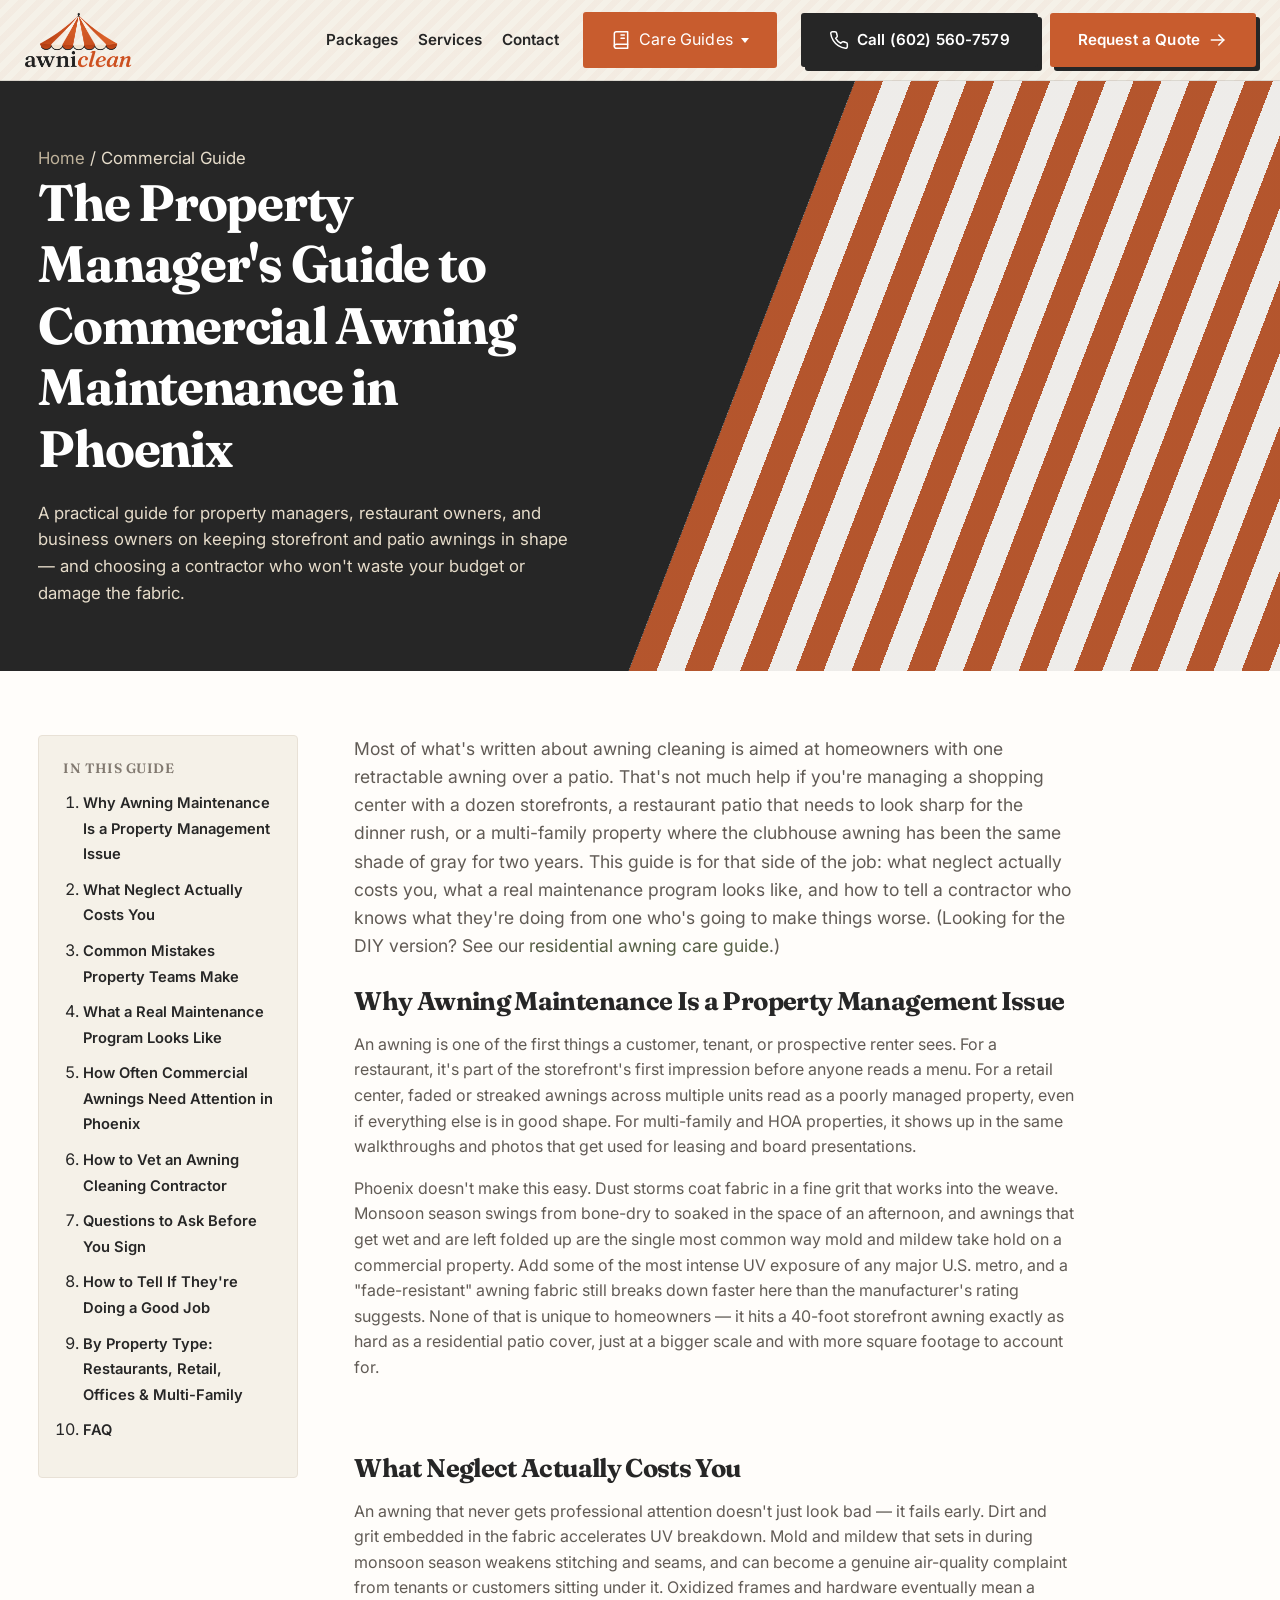
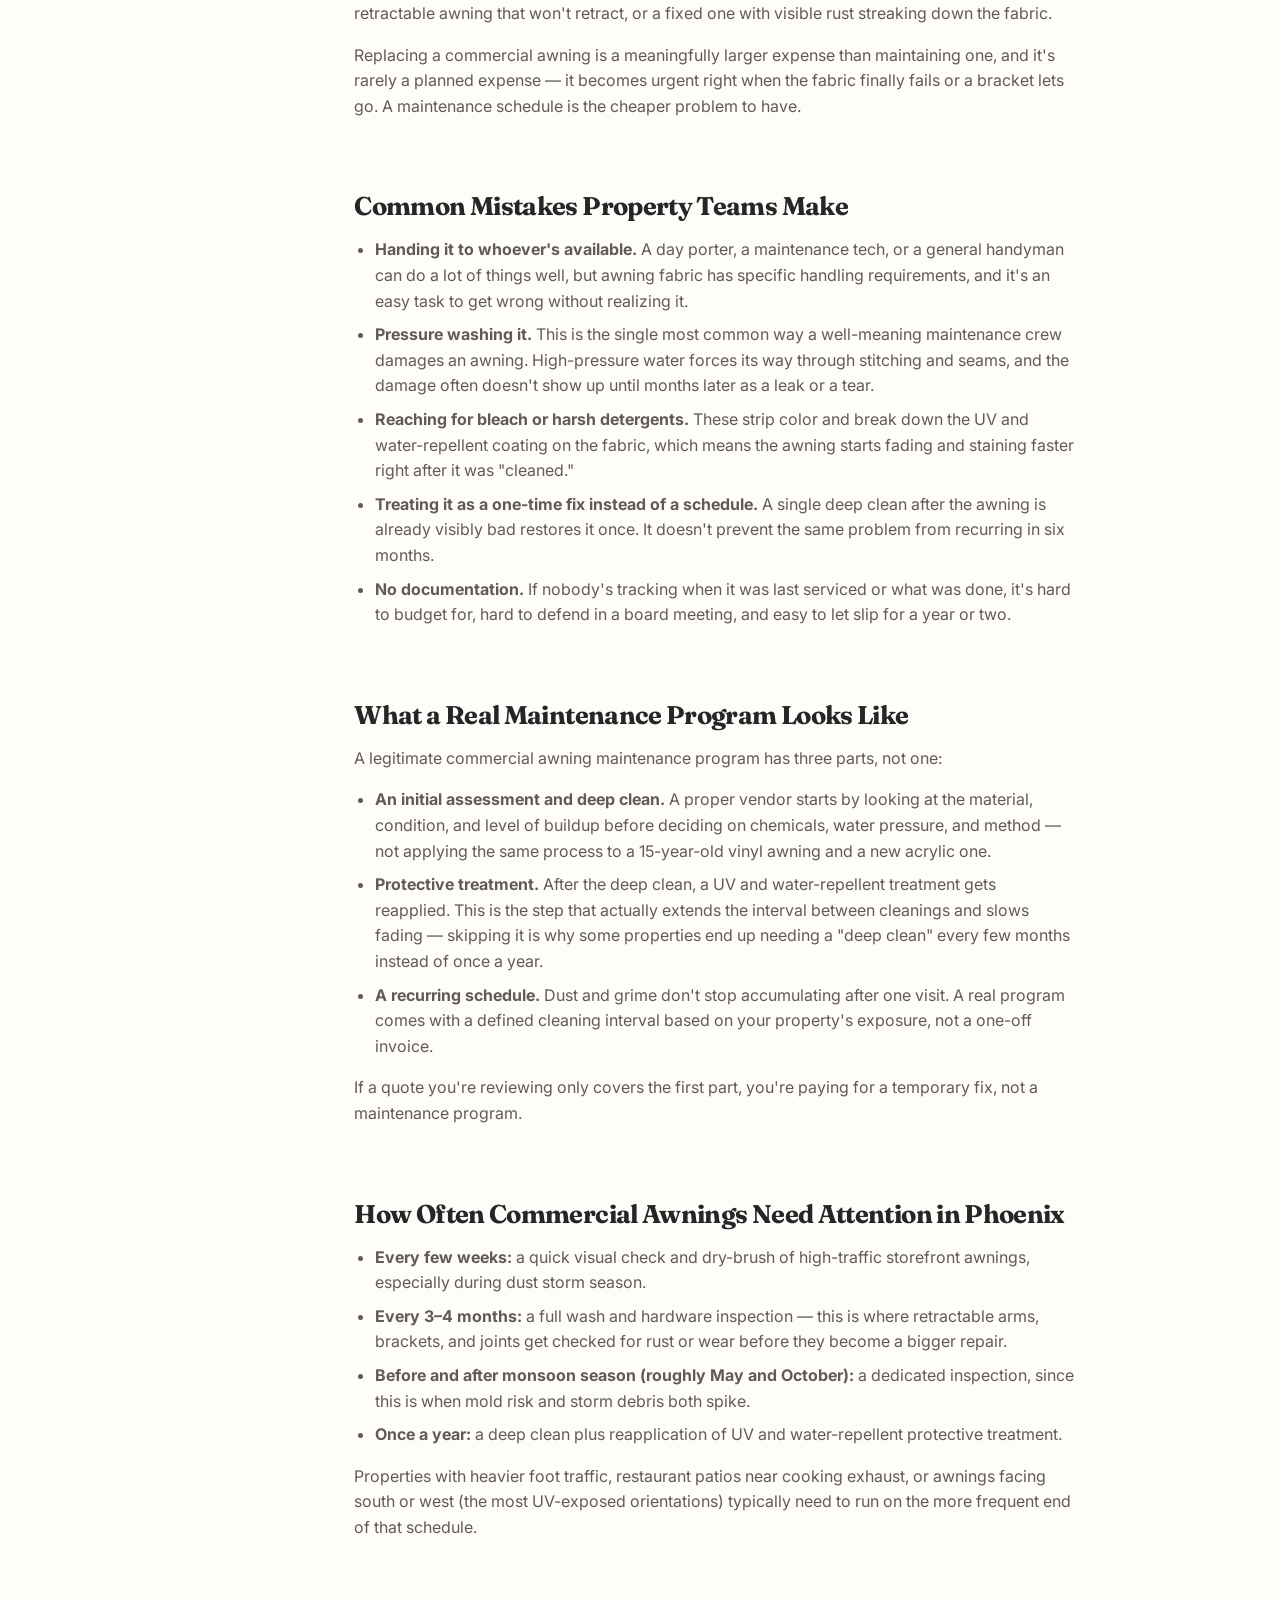
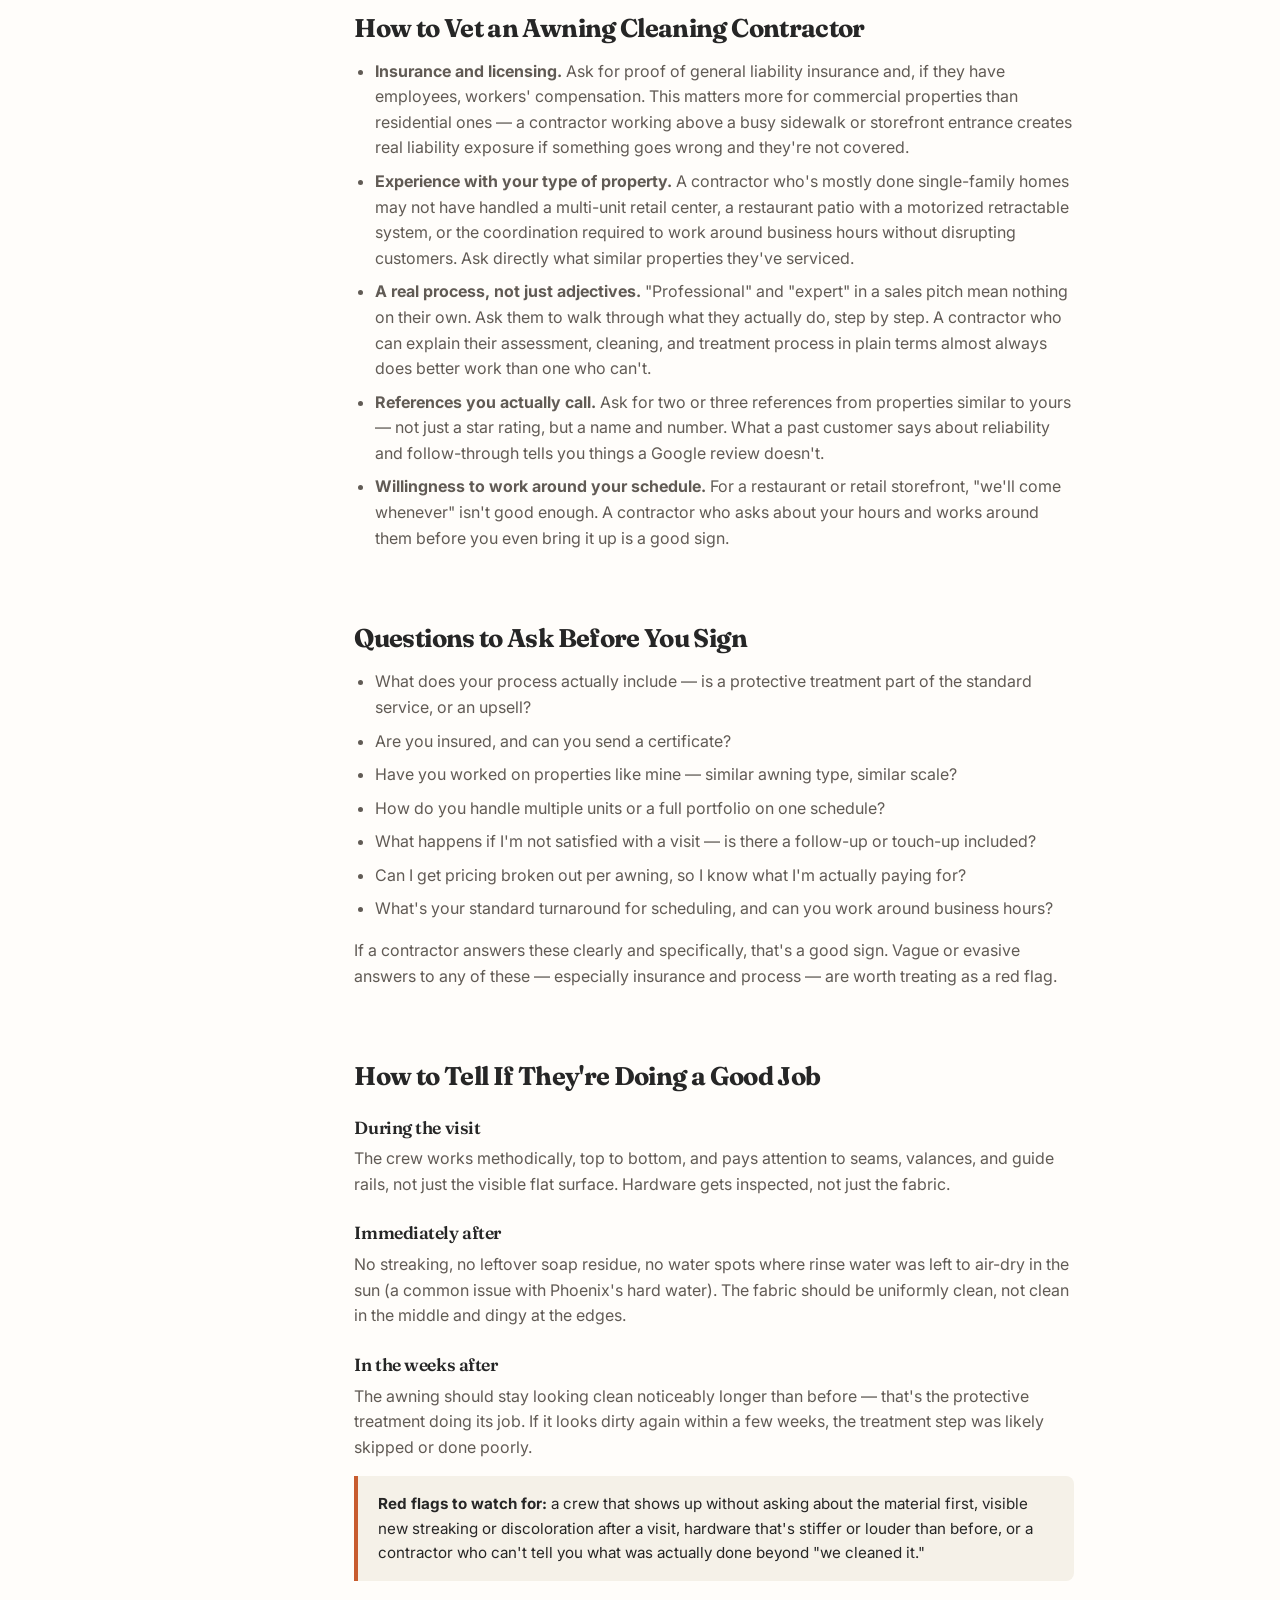
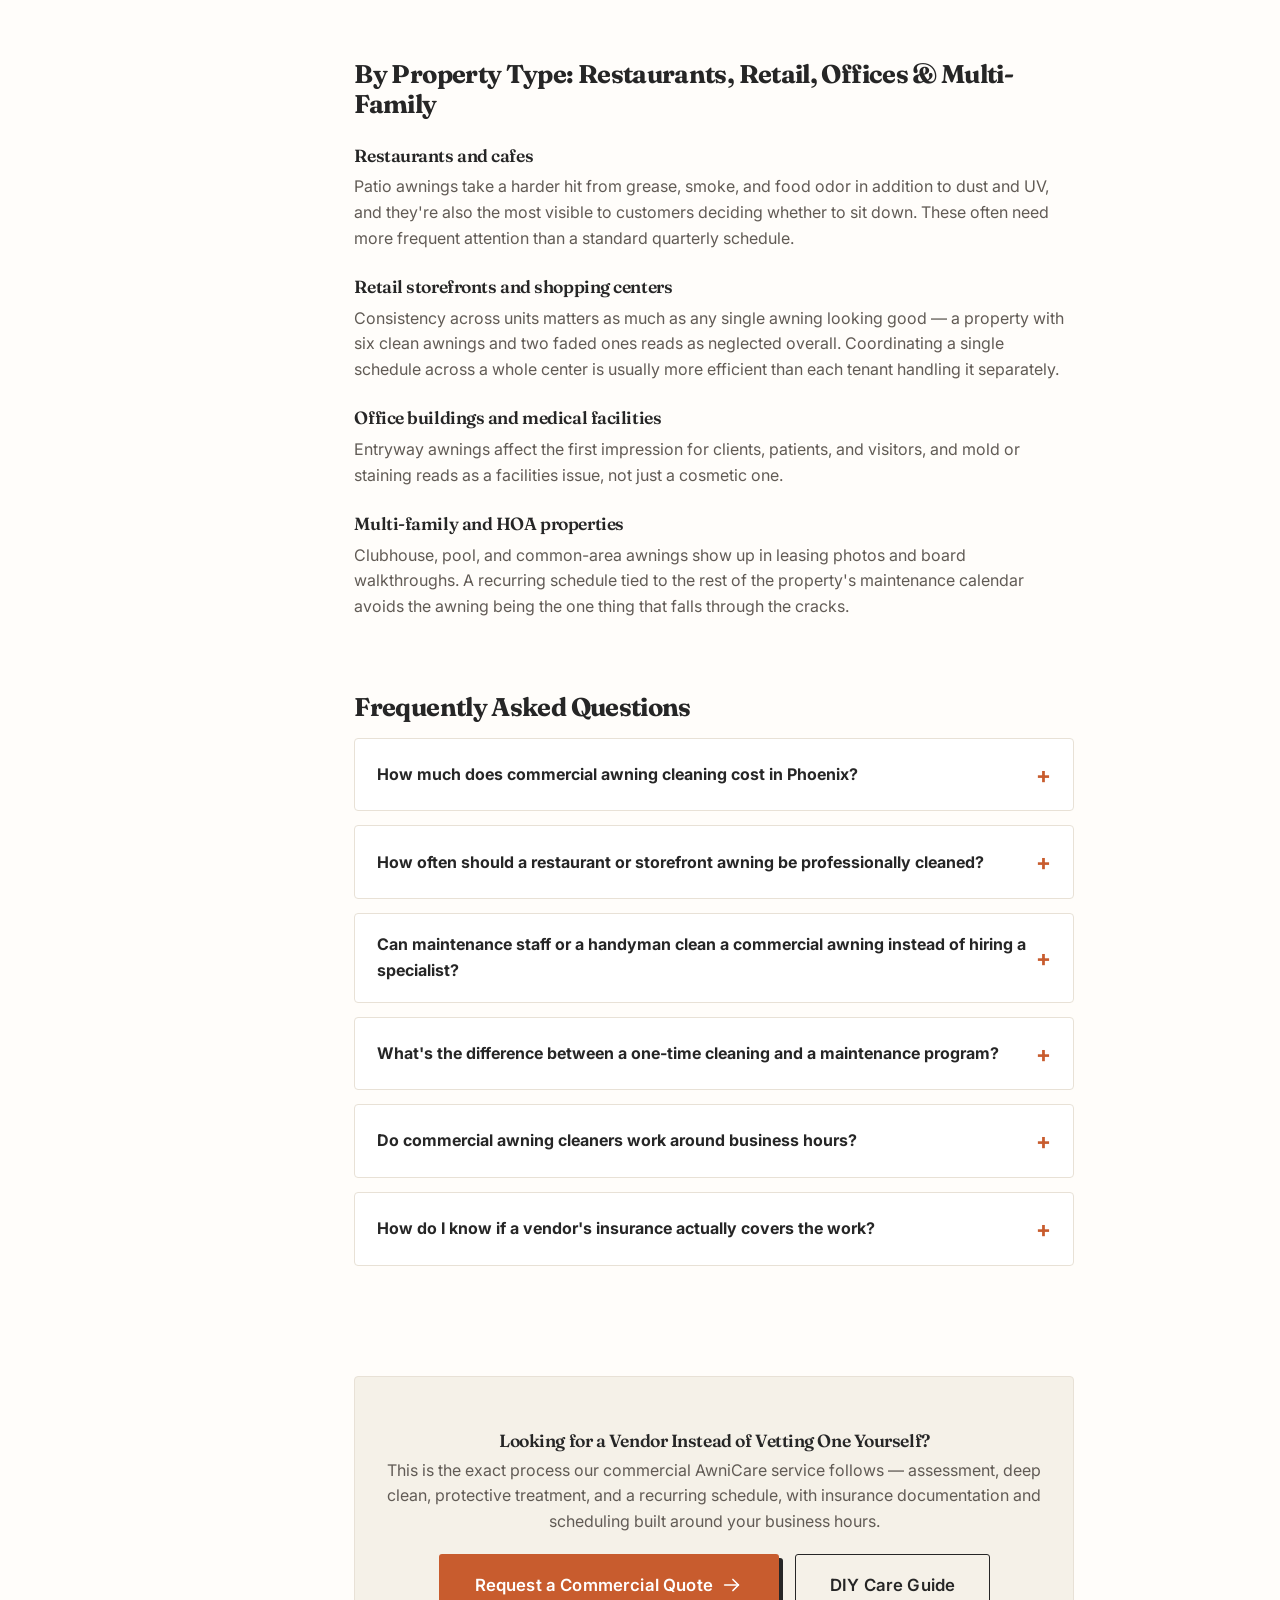
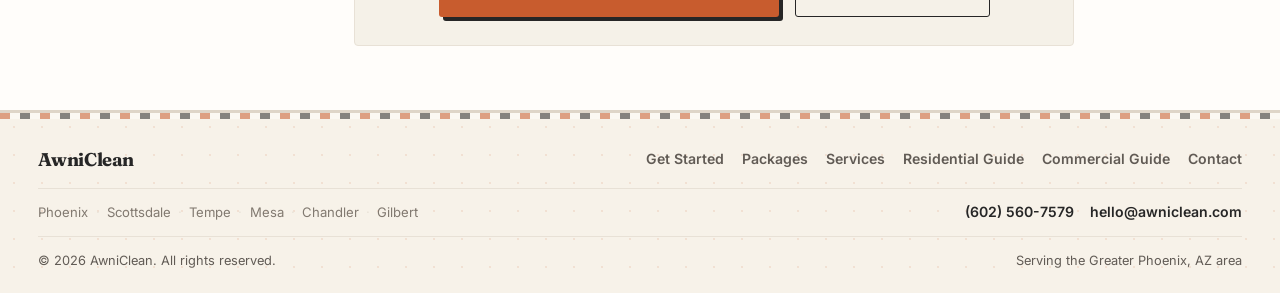
<file: commercial-guide.html>
<!doctype html>
<html lang="en">
<head>
<meta charset="UTF-8" />
<meta name="viewport" content="width=device-width, initial-scale=1.0" />
<title>Commercial Awning Maintenance Guide | AwniClean Phoenix, AZ</title>
<meta name="description" content="A property manager's guide to commercial awning maintenance in Phoenix — costs of neglect, vetting a contractor, and what good service looks like.">
<link rel="canonical" href="https://awniclean.com/commercial-guide">
<meta name="robots" content="index, follow">

<meta property="og:type" content="article">
<meta property="og:site_name" content="AwniClean">
<meta property="og:title" content="Commercial Awning Maintenance Guide | AwniClean Phoenix, AZ">
<meta property="og:description" content="A property manager's guide to commercial awning maintenance in Phoenix — costs of neglect, vetting a contractor, and what good service looks like.">
<meta property="og:url" content="https://awniclean.com/commercial-guide">
<meta property="og:image" content="https://awniclean.com/images/og-image.png">
<meta name="twitter:card" content="summary_large_image">

<link rel="icon" type="image/png" href="images/favicon.png">
<link rel="preconnect" href="https://fonts.googleapis.com">
<link rel="preconnect" href="https://fonts.gstatic.com" crossorigin>
<link href="https://fonts.googleapis.com/css2?family=Fraunces:ital,wght@0,500;0,600;0,700;1,600&family=Inter:wght@400;500;600;700&display=swap" rel="stylesheet">
<link rel="stylesheet" href="css/style.css?v=20260807">

<script type="application/ld+json">
{
  "@context": "https://schema.org",
  "@type": "Article",
  "headline": "The Property Manager's Guide to Commercial Awning Maintenance in Phoenix",
  "description": "A practical guide for property managers, restaurant owners, and business owners on keeping storefront and patio awnings in shape — and choosing a contractor who won't waste your budget or damage the fabric.",
  "author": { "@type": "Organization", "name": "AwniClean" },
  "publisher": {
    "@type": "Organization",
    "name": "AwniClean",
    "logo": { "@type": "ImageObject", "url": "https://awniclean.com/images/logo-full.png" }
  },
  "image": "https://awniclean.com/images/og-image.png",
  "mainEntityOfPage": "https://awniclean.com/commercial-guide"
}
</script>
<script type="application/ld+json">
{
  "@context": "https://schema.org",
  "@type": "FAQPage",
  "mainEntity": [
    {
      "@type": "Question",
      "name": "How much does commercial awning cleaning cost in Phoenix?",
      "acceptedAnswer": { "@type": "Answer", "text": "Pricing depends on the number and size of awnings, material, and condition. Most commercial vendors price per awning or per linear foot, with a lower rate for ongoing maintenance versus a one-time deep clean. Get a written quote broken out by awning so you can compare apples to apples between vendors." }
    },
    {
      "@type": "Question",
      "name": "How often should a restaurant or storefront awning be professionally cleaned?",
      "acceptedAnswer": { "@type": "Answer", "text": "A full wash and inspection every three to four months is standard in the Phoenix climate, with a deeper clean and protective treatment once a year. Restaurant patio awnings exposed to grease and smoke often benefit from more frequent attention." }
    },
    {
      "@type": "Question",
      "name": "Can maintenance staff or a handyman clean a commercial awning instead of hiring a specialist?",
      "acceptedAnswer": { "@type": "Answer", "text": "They can, but it's a common way awnings get damaged — pressure washing or the wrong cleaning chemicals can void a fabric warranty and shorten the awning's life. For anything beyond a light dry-brushing, it's worth using a contractor who works with awning fabric specifically." }
    },
    {
      "@type": "Question",
      "name": "What's the difference between a one-time cleaning and a maintenance program?",
      "acceptedAnswer": { "@type": "Answer", "text": "A one-time cleaning restores the awning's appearance once. A maintenance program includes a recurring schedule and protective treatment, which is what actually keeps it looking clean and extends its lifespan — a single visit doesn't prevent the same buildup from returning in a few months." }
    },
    {
      "@type": "Question",
      "name": "Do commercial awning cleaners work around business hours?",
      "acceptedAnswer": { "@type": "Answer", "text": "A good one will. Ask directly during the quoting process — this is one of the clearest signals of whether a contractor is set up for commercial work versus residential-only." }
    },
    {
      "@type": "Question",
      "name": "How do I know if a vendor's insurance actually covers the work?",
      "acceptedAnswer": { "@type": "Answer", "text": "Ask for a certificate of insurance that names your property or management company and confirm the coverage includes general liability at a level appropriate for the work — a $59 residential visit and a multi-story storefront job carry very different risk profiles." }
    }
  ]
}
</script>
</head>
<body>
<header class="site-header" id="siteHeader">
  <div class="container header-inner">
    <a href="index.html" class="logo"><img class="logo-header-img" src="images/logo-compact.png" alt="AwniClean"></a>
    <nav class="site-nav">
      <a href="index.html#packages">Packages</a>
      <a href="index.html#services">Services</a>
      <a href="/#contact">Contact</a>
      <div class="nav-dropdown">
        <button type="button" class="btn btn-care nav-dropdown-toggle active" aria-expanded="false" aria-haspopup="true">
          <svg class="icon" aria-hidden="true"><use href="images/icons.svg#icon-book"></use></svg>
          Care Guides
          <span class="caret" aria-hidden="true"></span>
        </button>
        <ul class="nav-dropdown-menu" role="menu">
          <li role="none"><a role="menuitem" href="/care-guide">Residential</a></li>
          <li role="none"><a role="menuitem" href="/commercial-guide" class="active">Commercial</a></li>
        </ul>
      </div>
    </nav>
    <div class="header-cta">
      <a href="tel:+16025607579" class="btn btn-call"><svg class="icon"><use href="images/icons.svg#icon-phone"></use></svg> Call (602) 560-7579</a>
      <a href="/#contact" class="btn btn-primary">Request a Quote <svg class="icon"><use href="images/icons.svg#icon-arrow-right"></use></svg></a>
    </div>
    <button class="nav-toggle" id="navToggle" aria-label="Toggle menu" aria-expanded="false">
      <span></span><span></span><span></span>
    </button>
  </div>
</header>

<main>

  <section class="page-hero">
    <div class="container">
      <p class="breadcrumbs"><a href="index.html">Home</a> / Commercial Guide</p>
      <h1>The Property Manager's Guide to Commercial Awning Maintenance in Phoenix</h1>
      <p>A practical guide for property managers, restaurant owners, and business owners on keeping storefront and patio awnings in shape — and choosing a contractor who won't waste your budget or damage the fabric.</p>
    </div>
  </section>

  <section>
    <div class="container guide-layout">

      <aside class="guide-toc">
        <h3>In This Guide</h3>
        <ol>
          <li><a href="#property-management">Why Awning Maintenance Is a Property Management Issue</a></li>
          <li><a href="#cost-of-neglect">What Neglect Actually Costs You</a></li>
          <li><a href="#common-mistakes">Common Mistakes Property Teams Make</a></li>
          <li><a href="#maintenance-program">What a Real Maintenance Program Looks Like</a></li>
          <li><a href="#how-often">How Often Commercial Awnings Need Attention in Phoenix</a></li>
          <li><a href="#vetting">How to Vet an Awning Cleaning Contractor</a></li>
          <li><a href="#questions">Questions to Ask Before You Sign</a></li>
          <li><a href="#good-job">How to Tell If They're Doing a Good Job</a></li>
          <li><a href="#property-types">By Property Type: Restaurants, Retail, Offices &amp; Multi-Family</a></li>
          <li><a href="#faq">FAQ</a></li>
        </ol>
      </aside>

      <article class="guide-content">
        <p class="guide-intro-lead">Most of what's written about awning cleaning is aimed at homeowners with one retractable awning over a patio. That's not much help if you're managing a shopping center with a dozen storefronts, a restaurant patio that needs to look sharp for the dinner rush, or a multi-family property where the clubhouse awning has been the same shade of gray for two years. This guide is for that side of the job: what neglect actually costs you, what a real maintenance program looks like, and how to tell a contractor who knows what they're doing from one who's going to make things worse. (Looking for the DIY version? See our <a href="/care-guide">residential awning care guide</a>.)</p>

        <section id="property-management">
          <h2>Why Awning Maintenance Is a Property Management Issue</h2>
          <p>An awning is one of the first things a customer, tenant, or prospective renter sees. For a restaurant, it's part of the storefront's first impression before anyone reads a menu. For a retail center, faded or streaked awnings across multiple units read as a poorly managed property, even if everything else is in good shape. For multi-family and HOA properties, it shows up in the same walkthroughs and photos that get used for leasing and board presentations.</p>
          <p>Phoenix doesn't make this easy. Dust storms coat fabric in a fine grit that works into the weave. Monsoon season swings from bone-dry to soaked in the space of an afternoon, and awnings that get wet and are left folded up are the single most common way mold and mildew take hold on a commercial property. Add some of the most intense UV exposure of any major U.S. metro, and a "fade-resistant" awning fabric still breaks down faster here than the manufacturer's rating suggests. None of that is unique to homeowners — it hits a 40-foot storefront awning exactly as hard as a residential patio cover, just at a bigger scale and with more square footage to account for.</p>
        </section>

        <section id="cost-of-neglect">
          <h2>What Neglect Actually Costs You</h2>
          <p>An awning that never gets professional attention doesn't just look bad — it fails early. Dirt and grit embedded in the fabric accelerates UV breakdown. Mold and mildew that sets in during monsoon season weakens stitching and seams, and can become a genuine air-quality complaint from tenants or customers sitting under it. Oxidized frames and hardware eventually mean a retractable awning that won't retract, or a fixed one with visible rust streaking down the fabric.</p>
          <p>Replacing a commercial awning is a meaningfully larger expense than maintaining one, and it's rarely a planned expense — it becomes urgent right when the fabric finally fails or a bracket lets go. A maintenance schedule is the cheaper problem to have.</p>
        </section>

        <section id="common-mistakes">
          <h2>Common Mistakes Property Teams Make</h2>
          <ul>
            <li><strong>Handing it to whoever's available.</strong> A day porter, a maintenance tech, or a general handyman can do a lot of things well, but awning fabric has specific handling requirements, and it's an easy task to get wrong without realizing it.</li>
            <li><strong>Pressure washing it.</strong> This is the single most common way a well-meaning maintenance crew damages an awning. High-pressure water forces its way through stitching and seams, and the damage often doesn't show up until months later as a leak or a tear.</li>
            <li><strong>Reaching for bleach or harsh detergents.</strong> These strip color and break down the UV and water-repellent coating on the fabric, which means the awning starts fading and staining faster right after it was "cleaned."</li>
            <li><strong>Treating it as a one-time fix instead of a schedule.</strong> A single deep clean after the awning is already visibly bad restores it once. It doesn't prevent the same problem from recurring in six months.</li>
            <li><strong>No documentation.</strong> If nobody's tracking when it was last serviced or what was done, it's hard to budget for, hard to defend in a board meeting, and easy to let slip for a year or two.</li>
          </ul>
        </section>

        <section id="maintenance-program">
          <h2>What a Real Maintenance Program Looks Like</h2>
          <p>A legitimate commercial awning maintenance program has three parts, not one:</p>
          <ul>
            <li><strong>An initial assessment and deep clean.</strong> A proper vendor starts by looking at the material, condition, and level of buildup before deciding on chemicals, water pressure, and method — not applying the same process to a 15-year-old vinyl awning and a new acrylic one.</li>
            <li><strong>Protective treatment.</strong> After the deep clean, a UV and water-repellent treatment gets reapplied. This is the step that actually extends the interval between cleanings and slows fading — skipping it is why some properties end up needing a "deep clean" every few months instead of once a year.</li>
            <li><strong>A recurring schedule.</strong> Dust and grime don't stop accumulating after one visit. A real program comes with a defined cleaning interval based on your property's exposure, not a one-off invoice.</li>
          </ul>
          <p>If a quote you're reviewing only covers the first part, you're paying for a temporary fix, not a maintenance program.</p>
        </section>

        <section id="how-often">
          <h2>How Often Commercial Awnings Need Attention in Phoenix</h2>
          <ul>
            <li><strong>Every few weeks:</strong> a quick visual check and dry-brush of high-traffic storefront awnings, especially during dust storm season.</li>
            <li><strong>Every 3–4 months:</strong> a full wash and hardware inspection — this is where retractable arms, brackets, and joints get checked for rust or wear before they become a bigger repair.</li>
            <li><strong>Before and after monsoon season (roughly May and October):</strong> a dedicated inspection, since this is when mold risk and storm debris both spike.</li>
            <li><strong>Once a year:</strong> a deep clean plus reapplication of UV and water-repellent protective treatment.</li>
          </ul>
          <p>Properties with heavier foot traffic, restaurant patios near cooking exhaust, or awnings facing south or west (the most UV-exposed orientations) typically need to run on the more frequent end of that schedule.</p>
        </section>

        <section id="vetting">
          <h2>How to Vet an Awning Cleaning Contractor</h2>
          <ul>
            <li><strong>Insurance and licensing.</strong> Ask for proof of general liability insurance and, if they have employees, workers' compensation. This matters more for commercial properties than residential ones — a contractor working above a busy sidewalk or storefront entrance creates real liability exposure if something goes wrong and they're not covered.</li>
            <li><strong>Experience with your type of property.</strong> A contractor who's mostly done single-family homes may not have handled a multi-unit retail center, a restaurant patio with a motorized retractable system, or the coordination required to work around business hours without disrupting customers. Ask directly what similar properties they've serviced.</li>
            <li><strong>A real process, not just adjectives.</strong> "Professional" and "expert" in a sales pitch mean nothing on their own. Ask them to walk through what they actually do, step by step. A contractor who can explain their assessment, cleaning, and treatment process in plain terms almost always does better work than one who can't.</li>
            <li><strong>References you actually call.</strong> Ask for two or three references from properties similar to yours — not just a star rating, but a name and number. What a past customer says about reliability and follow-through tells you things a Google review doesn't.</li>
            <li><strong>Willingness to work around your schedule.</strong> For a restaurant or retail storefront, "we'll come whenever" isn't good enough. A contractor who asks about your hours and works around them before you even bring it up is a good sign.</li>
          </ul>
        </section>

        <section id="questions">
          <h2>Questions to Ask Before You Sign</h2>
          <ul>
            <li>What does your process actually include — is a protective treatment part of the standard service, or an upsell?</li>
            <li>Are you insured, and can you send a certificate?</li>
            <li>Have you worked on properties like mine — similar awning type, similar scale?</li>
            <li>How do you handle multiple units or a full portfolio on one schedule?</li>
            <li>What happens if I'm not satisfied with a visit — is there a follow-up or touch-up included?</li>
            <li>Can I get pricing broken out per awning, so I know what I'm actually paying for?</li>
            <li>What's your standard turnaround for scheduling, and can you work around business hours?</li>
          </ul>
          <p>If a contractor answers these clearly and specifically, that's a good sign. Vague or evasive answers to any of these — especially insurance and process — are worth treating as a red flag.</p>
        </section>

        <section id="good-job">
          <h2>How to Tell If They're Doing a Good Job</h2>
          <h3>During the visit</h3>
          <p>The crew works methodically, top to bottom, and pays attention to seams, valances, and guide rails, not just the visible flat surface. Hardware gets inspected, not just the fabric.</p>
          <h3>Immediately after</h3>
          <p>No streaking, no leftover soap residue, no water spots where rinse water was left to air-dry in the sun (a common issue with Phoenix's hard water). The fabric should be uniformly clean, not clean in the middle and dingy at the edges.</p>
          <h3>In the weeks after</h3>
          <p>The awning should stay looking clean noticeably longer than before — that's the protective treatment doing its job. If it looks dirty again within a few weeks, the treatment step was likely skipped or done poorly.</p>
          <div class="callout callout-warning"><strong>Red flags to watch for:</strong> a crew that shows up without asking about the material first, visible new streaking or discoloration after a visit, hardware that's stiffer or louder than before, or a contractor who can't tell you what was actually done beyond "we cleaned it."</div>
        </section>

        <section id="property-types">
          <h2>By Property Type: Restaurants, Retail, Offices &amp; Multi-Family</h2>
          <h3>Restaurants and cafes</h3>
          <p>Patio awnings take a harder hit from grease, smoke, and food odor in addition to dust and UV, and they're also the most visible to customers deciding whether to sit down. These often need more frequent attention than a standard quarterly schedule.</p>
          <h3>Retail storefronts and shopping centers</h3>
          <p>Consistency across units matters as much as any single awning looking good — a property with six clean awnings and two faded ones reads as neglected overall. Coordinating a single schedule across a whole center is usually more efficient than each tenant handling it separately.</p>
          <h3>Office buildings and medical facilities</h3>
          <p>Entryway awnings affect the first impression for clients, patients, and visitors, and mold or staining reads as a facilities issue, not just a cosmetic one.</p>
          <h3>Multi-family and HOA properties</h3>
          <p>Clubhouse, pool, and common-area awnings show up in leasing photos and board walkthroughs. A recurring schedule tied to the rest of the property's maintenance calendar avoids the awning being the one thing that falls through the cracks.</p>
        </section>

        <section id="faq">
          <h2>Frequently Asked Questions</h2>

          <details class="faq">
            <summary>How much does commercial awning cleaning cost in Phoenix?</summary>
            <p>Pricing depends on the number and size of awnings, material, and condition. Most commercial vendors price per awning or per linear foot, with a lower rate for ongoing maintenance versus a one-time deep clean. Get a written quote broken out by awning so you can compare apples to apples between vendors.</p>
          </details>
          <details class="faq">
            <summary>How often should a restaurant or storefront awning be professionally cleaned?</summary>
            <p>A full wash and inspection every three to four months is standard in the Phoenix climate, with a deeper clean and protective treatment once a year. Restaurant patio awnings exposed to grease and smoke often benefit from more frequent attention.</p>
          </details>
          <details class="faq">
            <summary>Can maintenance staff or a handyman clean a commercial awning instead of hiring a specialist?</summary>
            <p>They can, but it's a common way awnings get damaged — pressure washing or the wrong cleaning chemicals can void a fabric warranty and shorten the awning's life. For anything beyond a light dry-brushing, it's worth using a contractor who works with awning fabric specifically. Homeowners handling a single patio awning can start with our <a href="/care-guide">DIY care guide</a>.</p>
          </details>
          <details class="faq">
            <summary>What's the difference between a one-time cleaning and a maintenance program?</summary>
            <p>A one-time cleaning restores the awning's appearance once. A maintenance program includes a recurring schedule and protective treatment, which is what actually keeps it looking clean and extends its lifespan — a single visit doesn't prevent the same buildup from returning in a few months.</p>
          </details>
          <details class="faq">
            <summary>Do commercial awning cleaners work around business hours?</summary>
            <p>A good one will. Ask directly during the quoting process — this is one of the clearest signals of whether a contractor is set up for commercial work versus residential-only.</p>
          </details>
          <details class="faq">
            <summary>How do I know if a vendor's insurance actually covers the work?</summary>
            <p>Ask for a certificate of insurance that names your property or management company and confirm the coverage includes general liability at a level appropriate for the work — a $59 residential visit and a multi-story storefront job carry very different risk profiles.</p>
          </details>
        </section>

        <div class="guide-cta">
          <h3>Looking for a Vendor Instead of Vetting One Yourself?</h3>
          <p>This is the exact process our commercial AwniCare service follows — assessment, deep clean, protective treatment, and a recurring schedule, with insurance documentation and scheduling built around your business hours.</p>
          <div class="cta-actions">
            <a href="/#contact" class="btn btn-primary btn-lg">Request a Commercial Quote <svg class="icon"><use href="images/icons.svg#icon-arrow-right"></use></svg></a>
            <a href="/care-guide" class="btn btn-outline-navy btn-lg">DIY Care Guide</a>
          </div>
        </div>

      </article>
    </div>
  </section>

</main>

<footer class="site-footer">
  <div class="container footer-inner">
    <div class="footer-row footer-row-brand">
      <a href="index.html" class="footer-brand">AwniClean</a>
      <nav class="footer-nav" aria-label="Footer">
        <a href="index.html#offer">Get Started</a>
        <a href="index.html#packages">Packages</a>
        <a href="index.html#services">Services</a>
        <a href="/care-guide">Residential Guide</a>
        <a href="/commercial-guide">Commercial Guide</a>
        <a href="/#contact">Contact</a>
      </nav>
    </div>
    <div class="footer-row footer-row-meta">
      <p class="footer-areas">
        <span>Phoenix</span>
        <span>Scottsdale</span>
        <span>Tempe</span>
        <span>Mesa</span>
        <span>Chandler</span>
        <span>Gilbert</span>
      </p>
      <p class="footer-contact">
        <a href="tel:+16025607579">(602) 560-7579</a>
        <a href="mailto:hello@awniclean.com">hello@awniclean.com</a>
      </p>
    </div>
    <div class="footer-row footer-row-legal">
      <p>&copy; <span id="year"></span> AwniClean. All rights reserved.</p>
      <p>Serving the Greater Phoenix, AZ area</p>
    </div>
  </div>
</footer>

<div class="mobile-call-bar">
  <a href="tel:+16025607579"><svg class="icon"><use href="images/icons.svg#icon-phone"></use></svg> Call Now: (602) 560-7579</a>
</div>

<script src="scripts/main.js"></script>
</body>
</html>
</file>
<file: css/style.css>
/* ==========================================================================
   AwniClean — global stylesheet
   ========================================================================== */

:root {
  --navy: #262626;
  --navy-light: #3c3835;
  --teal: #74805f;
  --teal-dark: #565f45;
  --terracotta: #c85c2e;
  --terracotta-dark: #9e4321;
  --cream: #f5f1e8;
  --white: #ffffff;
  --gray-900: #262626;
  --gray-700: #615b55;
  --gray-500: #817970;
  --gray-200: #e8e1d6;
  --gray-100: #f5f1e8;

  --font-head: 'Fraunces', Georgia, serif;
  --font-body: 'Inter', 'Segoe UI', system-ui, sans-serif;

  --radius: 4px;
  --shadow-sm: 0 3px 12px rgba(38, 38, 38, 0.08);
  --shadow-md: 0 16px 32px rgba(38, 38, 38, 0.12);
  --shadow-lg: 0 24px 56px rgba(38, 38, 38, 0.16);
  --container: 1600px;
  --container-pad: clamp(16px, 3vw, 40px);
}

* { box-sizing: border-box; }
html { scroll-behavior: smooth; }

body {
  margin: 0;
  font-family: var(--font-body);
  color: var(--gray-900);
  background: var(--white);
  line-height: 1.6;
  -webkit-font-smoothing: antialiased;
}

img, svg { max-width: 100%; display: block; }

h1, h2, h3, h4 {
  font-family: var(--font-head);
  color: var(--navy);
  line-height: 1.2;
  margin: 0 0 0.6em;
}

h1 { font-size: clamp(2rem, 4vw + 1rem, 3.2rem); font-weight: 700; }
h2 { font-size: clamp(1.6rem, 2vw + 1rem, 2.4rem); font-weight: 700; }
h3 { font-size: 1.25rem; font-weight: 600; }
p { margin: 0 0 1em; color: var(--gray-700); }
a { color: var(--teal-dark); text-decoration: none; }
a:hover { text-decoration: underline; }
ul { padding-left: 1.2em; }

.container {
  width: 100%;
  max-width: var(--container);
  margin: 0 auto;
  padding: 0 var(--container-pad);
}

section { padding: 64px 0; }
section[id] { scroll-margin-top: 88px; }
.section-alt { background: var(--cream); }
.section-navy { background: var(--navy); color: var(--white); }

.section-navy h2, .section-navy h3 { color: var(--white); }
.section-navy p { color: #d8cfc0; }

.eyebrow {
  display: inline-block;
  font-family: var(--font-body);
  font-weight: 700;
  font-size: 0.8rem;
  letter-spacing: 0.08em;
  text-transform: uppercase;
  color: var(--terracotta);
  margin-bottom: 0.8em;
}

.section-head { max-width: 680px; margin: 0 auto 3rem; text-align: center; }
.section-head p { font-size: 1.05rem; }
.section-head-wide { max-width: 800px; }

.feature-tags {
  display: flex;
  flex-wrap: wrap;
  justify-content: center;
  gap: 10px;
  margin: 1.8rem 0 0;
}
.feature-tags a {
  display: inline-flex;
  align-items: center;
  gap: 7px;
  background: var(--white);
  border: 1px solid var(--gray-200);
  border-radius: 50px;
  padding: 9px 16px;
  font-family: var(--font-body);
  font-weight: 600;
  font-size: 0.85rem;
  color: var(--navy);
  box-shadow: var(--shadow-sm);
  text-decoration: none;
  cursor: pointer;
  transition: border-color 0.15s ease, color 0.15s ease, box-shadow 0.15s ease;
}
.feature-tags a:hover {
  color: var(--terracotta-dark);
  border-color: var(--terracotta);
  text-decoration: none;
  box-shadow: 0 3px 10px rgba(38, 38, 38, 0.1);
}
.feature-tags .icon { width: 16px; height: 16px; color: var(--terracotta); }

/* Buttons */
.btn {
  display: inline-flex;
  align-items: center;
  gap: 8px;
  font-family: var(--font-body);
  font-weight: 600;
  font-size: 0.95rem;
  padding: 13px 26px;
  border-radius: 50px;
  border: 2px solid transparent;
  cursor: pointer;
  transition: transform 0.15s ease, box-shadow 0.15s ease, background 0.15s ease;
  white-space: nowrap;
}
.btn:hover { text-decoration: none; transform: translateY(-2px); }

.btn-primary { background: var(--terracotta); color: var(--white); box-shadow: var(--shadow-sm); }
.btn-primary:hover { background: var(--terracotta-dark); box-shadow: var(--shadow-md); }

.btn-call { background: var(--navy); color: var(--white); }
.btn-call:hover { background: var(--navy-light); }

.btn-outline { background: transparent; border-color: var(--white); color: var(--white); }
.btn-outline:hover { background: rgba(255,255,255,0.12); }

.btn-outline-navy { background: transparent; border-color: var(--navy); color: var(--navy); }
.btn-outline-navy:hover { background: var(--navy); color: var(--white); }

.btn-lg { padding: 16px 34px; font-size: 1.05rem; }
.btn-block { width: 100%; justify-content: center; }

/* ==========================================================================
   Header
   ========================================================================== */
.site-header {
  position: sticky;
  top: 0;
  z-index: 100;
  background-color: var(--cream);
  background-image: linear-gradient(135deg, rgba(200, 92, 46, 0.035) 25%, transparent 25%, transparent 50%, rgba(200, 92, 46, 0.035) 50%, rgba(200, 92, 46, 0.035) 75%, transparent 75%);
  background-size: 18px 18px;
  border-bottom: 1px solid var(--gray-200);
}

.header-inner {
  display: flex;
  align-items: center;
  justify-content: space-between;
  padding: 14px 24px;
  gap: 24px;
}

.logo { display: inline-flex; align-items: center; }
.logo:hover { opacity: 0.85; }
.logo-header-img { height: 52px; width: auto; display: block; }

.site-nav {
  display: flex;
  align-items: center;
  gap: 20px;
  margin-left: auto;
}
.site-nav > a {
  position: relative;
  padding: 4px 0;
  font-family: var(--font-body);
  font-weight: 600;
  font-size: 0.95rem;
  color: var(--gray-900);
}
.site-nav > a::after {
  content: '';
  position: absolute;
  left: 50%;
  bottom: 0;
  width: 0;
  height: 2px;
  background: var(--terracotta);
  border-radius: 1px;
  transform: translateX(-50%);
  transition: width 0.22s ease;
}
.site-nav > a:hover {
  color: var(--terracotta-dark);
  text-decoration: none;
}
.site-nav > a:hover::after {
  width: 12px;
}
.site-nav > a.active {
  color: var(--terracotta);
}
.site-nav > a.active::after {
  width: 18px;
}
.nav-divider { width: 1px; height: 18px; background: var(--gray-200); }
.header-cta {
  display: flex;
  align-items: center;
  gap: 12px;
}
.header-cta .btn {
  border-radius: 3px;
  border-width: 2px;
  box-shadow: 4px 4px 0 var(--navy);
  letter-spacing: 0.01em;
}
.header-cta .btn:hover {
  box-shadow: 6px 6px 0 var(--navy);
  transform: translateY(-2px);
}
.btn-care {
  background: #ffffff;
  color: var(--terracotta-dark);
  border-color: var(--terracotta);
}
.btn-care:hover {
  background: var(--terracotta);
  color: var(--white);
  border-color: var(--terracotta);
}
.btn-care.active {
  background: var(--terracotta);
  color: var(--white);
  border-color: var(--terracotta);
}

/* Care Guides dropdown */
.nav-dropdown {
  position: relative;
}
.nav-dropdown-toggle {
  display: inline-flex;
  align-items: center;
  gap: 8px;
  cursor: pointer;
  font: inherit;
}
.nav-dropdown-toggle .caret {
  width: 0;
  height: 0;
  border-left: 4px solid transparent;
  border-right: 4px solid transparent;
  border-top: 5px solid currentColor;
  transition: transform 0.2s ease;
}
.nav-dropdown.open .nav-dropdown-toggle .caret {
  transform: rotate(180deg);
}
.nav-dropdown-menu {
  display: none;
  position: absolute;
  top: calc(100% + 10px);
  right: 0;
  left: auto;
  min-width: 200px;
  margin: 0;
  padding: 8px 0;
  list-style: none;
  background: var(--white);
  border: 2px solid var(--terracotta);
  border-radius: 3px;
  box-shadow: 4px 4px 0 var(--navy);
  z-index: 200;
}
.nav-dropdown-menu li {
  list-style: none;
  margin: 0;
  padding: 0;
}
.nav-dropdown.open .nav-dropdown-menu {
  display: block;
}
.nav-dropdown-menu a {
  display: block;
  padding: 11px 18px;
  font-family: var(--font-body);
  font-weight: 600;
  font-size: 0.92rem;
  color: var(--navy);
  text-decoration: none;
  white-space: nowrap;
}
.nav-dropdown-menu a:hover,
.nav-dropdown-menu a:focus {
  background: var(--cream);
  color: var(--terracotta-dark);
  text-decoration: none;
}
.nav-dropdown-menu a.active {
  color: var(--terracotta);
  background: rgba(200, 92, 46, 0.08);
}
.site-nav .nav-dropdown {
  margin-left: 4px;
}
.site-nav .nav-dropdown-menu {
  left: 0;
  right: auto;
}

.nav-toggle {
  display: none;
  flex-direction: column;
  justify-content: center;
  gap: 5px;
  width: 40px;
  height: 40px;
  background: none;
  border: none;
  cursor: pointer;
}
.nav-toggle span {
  display: block;
  height: 2px;
  background: var(--navy);
  border-radius: 2px;
}

/* ==========================================================================
   Trust bar
   ========================================================================== */
.trust-bar {
  background: var(--white);
  border-bottom: 1px solid var(--gray-200);
  padding: 28px 0;
}
.trust-grid {
  display: grid;
  grid-template-columns: repeat(4, 1fr);
  gap: 24px;
  text-align: center;
}
.trust-grid div {
  font-family: var(--font-body);
  font-weight: 700;
  color: var(--navy);
  font-size: 0.95rem;
  display: flex;
  flex-direction: column;
  align-items: center;
  gap: 8px;
}

/* ==========================================================================
   Cards
   ========================================================================== */
.grid-3 { display: grid; grid-template-columns: repeat(3, 1fr); gap: 28px; }
.grid-2 { display: grid; grid-template-columns: repeat(2, 1fr); gap: 28px; }

.card {
  background: var(--white);
  border: 1px solid var(--gray-200);
  border-radius: var(--radius);
  padding: 32px 28px;
  box-shadow: var(--shadow-sm);
  transition: box-shadow 0.2s ease, transform 0.2s ease;
}
.card:hover { box-shadow: var(--shadow-md); transform: translateY(-4px); }

.card-icon {
  width: 52px;
  height: 52px;
  border-radius: 12px;
  background: var(--cream);
  display: flex;
  align-items: center;
  justify-content: center;
  margin-bottom: 18px;
  color: var(--terracotta);
}

/* Icon system (SVG sprite via <use>) */
.icon {
  display: inline-block;
  flex-shrink: 0;
  fill: none;
  stroke: currentColor;
  stroke-width: 1.8;
  stroke-linecap: round;
  stroke-linejoin: round;
}
.icon-sparkle, .icon-pin { fill: currentColor; stroke: none; }
.card-icon .icon { width: 28px; height: 28px; }
.btn .icon { width: 20px; height: 20px; }
.btn-lg .icon { width: 22px; height: 22px; }
.protection-icon .icon { width: 26px; height: 26px; color: var(--terracotta); }
.ci-icon .icon { width: 22px; height: 22px; }

.icon-list { list-style: none; padding: 0; margin: 0; }
.icon-list li {
  display: flex;
  gap: 12px;
  align-items: flex-start;
  margin-bottom: 14px;
  color: var(--gray-700);
}
.icon-list li::before {
  content: "✓";
  flex-shrink: 0;
  width: 22px;
  height: 22px;
  border-radius: 50%;
  background: var(--teal);
  color: var(--white);
  font-size: 0.75rem;
  display: flex;
  align-items: center;
  justify-content: center;
  margin-top: 2px;
}

/* Process steps */
.steps { counter-reset: step; display: grid; grid-template-columns: repeat(4, 1fr); gap: 24px; }
.step { position: relative; padding-top: 8px; }
.step::before {
  counter-increment: step;
  content: counter(step);
  display: flex;
  align-items: center;
  justify-content: center;
  width: 44px;
  height: 44px;
  border-radius: 50%;
  background: var(--terracotta);
  color: var(--white);
  font-family: var(--font-head);
  font-weight: 700;
  margin-bottom: 16px;
}

/* Interactive journey / how-it-works stepper */
.journey { max-width: 900px; margin: 0 auto; }
.journey-steps {
  position: relative;
  display: flex;
  justify-content: center;
  gap: 12px;
  margin-bottom: 3rem;
}
.journey-line {
  position: absolute;
  top: 27px;
  left: 15%;
  right: 15%;
  height: 2px;
  background: var(--gray-200);
  z-index: 0;
}
.journey-line-fill {
  display: block;
  height: 100%;
  width: 0%;
  background: var(--terracotta);
  transition: width 0.25s ease;
}
.journey-step {
  position: relative;
  z-index: 1;
  display: flex;
  flex-direction: column;
  align-items: center;
  gap: 10px;
  background: none;
  border: none;
  cursor: pointer;
  flex: 1;
  max-width: 200px;
  padding: 4px;
}
.journey-step .num {
  width: 56px;
  height: 56px;
  border-radius: 50%;
  background: var(--white);
  border: 2px solid var(--gray-200);
  display: flex;
  align-items: center;
  justify-content: center;
  font-family: var(--font-head);
  font-weight: 700;
  font-size: 1.3rem;
  color: var(--gray-500);
  transition: background 0.2s ease, border-color 0.2s ease, color 0.2s ease;
}
.journey-step .label {
  font-family: var(--font-body);
  font-weight: 700;
  font-size: 0.9rem;
  color: var(--gray-500);
  transition: color 0.2s ease;
}
.journey-step.active .num { background: var(--terracotta); border-color: var(--terracotta); color: var(--white); }
.journey-step.active .label { color: var(--navy); }
.journey-step:hover .label { color: var(--terracotta-dark); }

.journey-panel { display: none; }
.journey-panel.active { display: block; }
.journey-panel-inner {
  background: var(--white);
  border: 1px solid var(--gray-200);
  border-radius: var(--radius);
  box-shadow: var(--shadow-sm);
  padding: 40px;
  text-align: center;
  max-width: 560px;
  margin: 0 auto;
}
.journey-panel-inner .card-icon { margin: 0 auto 18px; }
.journey-panel-wide { max-width: 720px; }

.protection-grid {
  display: grid;
  grid-template-columns: 1fr 1fr;
  gap: 20px;
  margin-top: 1.6rem;
  text-align: left;
}
.protection-item { display: flex; gap: 14px; align-items: flex-start; }
.protection-icon { font-size: 1.4rem; line-height: 1.4; }
.protection-item strong { display: block; color: var(--navy); font-family: var(--font-body); margin-bottom: 2px; }
.protection-item p { margin: 0; font-size: 0.92rem; }

/* CTA band */
.cta-band {
  background: var(--terracotta);
  color: var(--white);
  text-align: center;
}
.cta-band h2 { color: var(--white); }
.cta-band p { color: #f6ded0; font-size: 1.1rem; }
.cta-actions { display: flex; justify-content: center; gap: 16px; flex-wrap: wrap; margin-top: 1.6rem; }
.cta-band .btn-primary { background: var(--navy); }
.cta-band .btn-primary:hover { background: var(--navy-light); }

/* Service area chips */
.area-chips { display: flex; flex-wrap: wrap; gap: 12px; }
.area-chips a {
  background: var(--white);
  border: 1px solid var(--gray-200);
  border-radius: 50px;
  padding: 10px 20px;
  font-family: var(--font-body);
  font-weight: 600;
  font-size: 0.9rem;
  color: var(--navy);
}
.area-chips a:hover { background: var(--teal); color: var(--white); border-color: var(--teal); text-decoration: none; }

.area-detail {
  border-bottom: 1px solid var(--gray-200);
  padding: 32px 0;
}
.area-detail:last-child { border-bottom: none; }

/* FAQ */
details.faq {
  background: var(--white);
  border: 1px solid var(--gray-200);
  border-radius: var(--radius);
  padding: 18px 22px;
  margin-bottom: 14px;
}
details.faq summary {
  font-family: var(--font-body);
  font-weight: 700;
  color: var(--navy);
  cursor: pointer;
  list-style: none;
  display: flex;
  justify-content: space-between;
  align-items: center;
}
details.faq summary::-webkit-details-marker { display: none; }
details.faq summary::after { content: "+"; font-size: 1.4rem; color: var(--terracotta); }
details.faq[open] summary::after { content: "–"; }
details.faq p { margin-top: 12px; }

/* ==========================================================================
   Packages / Pricing
   ========================================================================== */
.intro-banner {
  background: var(--cream);
  border: 1px solid var(--gray-200);
  border-radius: var(--radius);
  padding: 22px 30px;
  display: flex;
  align-items: center;
  justify-content: space-between;
  gap: 20px;
  flex-wrap: wrap;
  margin: 0 0 3rem;
}
.intro-banner p { flex: 1 1 420px; margin: 0; color: var(--gray-900); }
.intro-banner .btn { flex-shrink: 0; }
.intro-banner strong { color: var(--terracotta-dark); }

.billing-toggle {
  display: flex;
  justify-content: center;
  margin-bottom: 3rem;
}
.billing-toggle-inner {
  display: inline-flex;
  background: var(--gray-100);
  border: 1px solid var(--gray-200);
  border-radius: 50px;
  padding: 4px;
}
.billing-toggle input { position: absolute; opacity: 0; pointer-events: none; }
.billing-toggle label {
  position: relative;
  padding: 10px 20px;
  border-radius: 50px;
  font-family: var(--font-body);
  font-weight: 700;
  font-size: 0.9rem;
  color: var(--gray-700);
  cursor: pointer;
  display: flex;
  align-items: center;
  gap: 8px;
  transition: color 0.15s ease, background 0.15s ease;
}
.billing-toggle input:checked + label {
  background: var(--navy);
  color: var(--white);
}
.save-badge {
  background: var(--teal);
  color: var(--white);
  font-size: 0.68rem;
  font-weight: 700;
  padding: 2px 8px;
  border-radius: 50px;
}

.package-grid { display: grid; grid-template-columns: repeat(3, 1fr); gap: 28px; align-items: stretch; }

.commercial-banner {
  display: flex;
  align-items: center;
  gap: 20px 28px;
  width: 100%;
  margin-top: 2.5rem;
  padding: 22px 28px;
  background: var(--white);
  border: 1px solid var(--gray-200);
  border-radius: var(--radius);
  box-shadow: var(--shadow-sm);
  position: relative;
}
.commercial-banner .card-icon {
  margin: 0;
  flex-shrink: 0;
}
.commercial-banner-copy {
  flex: 1;
  min-width: 0;
}
.commercial-banner-copy h3 {
  margin: 0 0 0.2em;
  font-size: 1.15rem;
}
.commercial-banner-copy p {
  margin: 0;
  font-size: 0.95rem;
}
.commercial-banner .btn {
  flex-shrink: 0;
  white-space: nowrap;
}
.package-card {
  background: var(--white);
  border: 1px solid var(--gray-200);
  border-radius: var(--radius);
  padding: 34px 28px;
  display: flex;
  flex-direction: column;
  position: relative;
  box-shadow: var(--shadow-sm);
}
.package-card.featured {
  border-color: var(--terracotta);
  box-shadow: var(--shadow-lg);
}
.package-ribbon {
  position: absolute;
  top: -14px;
  left: 50%;
  transform: translateX(-50%);
  background: var(--terracotta);
  color: var(--white);
  font-family: var(--font-body);
  font-weight: 700;
  font-size: 0.72rem;
  letter-spacing: 0.05em;
  text-transform: uppercase;
  padding: 6px 16px;
  border-radius: 50px;
  white-space: nowrap;
}
.package-name { margin-bottom: 0.2em; }
.package-tagline { color: var(--gray-500); font-size: 0.92rem; margin-bottom: 1.4rem; }
.package-price { display: flex; align-items: baseline; gap: 6px; margin-bottom: 0.2rem; }
.price-amount { font-family: var(--font-head); font-size: 2.5rem; font-weight: 700; color: var(--navy); line-height: 1; }
.price-period { color: var(--gray-500); font-size: 0.95rem; }
.package-billing-note { font-size: 0.82rem; color: var(--teal-dark); font-weight: 700; min-height: 1.2em; margin-bottom: 1.6rem; }
.package-for { font-size: 0.85rem; color: var(--gray-500); margin-bottom: 1.2rem; padding-bottom: 1.2rem; border-bottom: 1px solid var(--gray-200); }
.package-card .icon-list { flex-grow: 1; margin-bottom: 1.8rem; }
.package-card .btn { width: 100%; justify-content: center; }

/* ==========================================================================
   Forms
   ========================================================================== */
.contact-wrap {
  display: grid;
  grid-template-columns: 1fr 1fr;
  gap: 48px;
  align-items: start;
}

.form-card {
  background: var(--white);
  border: 1px solid var(--gray-200);
  border-radius: var(--radius);
  padding: 36px;
  box-shadow: var(--shadow-sm);
}

.form-row { margin-bottom: 20px; }
.form-row label {
  display: block;
  font-family: var(--font-body);
  font-weight: 700;
  font-size: 0.9rem;
  color: var(--navy);
  margin-bottom: 8px;
}
.form-row input,
.form-row select,
.form-row textarea {
  width: 100%;
  padding: 12px 14px;
  border: 1px solid var(--gray-200);
  border-radius: 8px;
  font-family: var(--font-body);
  font-size: 0.98rem;
  background: var(--gray-100);
  transition: border-color 0.15s ease, background 0.15s ease;
}
.form-row input:focus,
.form-row select:focus,
.form-row textarea:focus {
  outline: none;
  border-color: var(--teal);
  background: var(--white);
}
.form-row textarea { resize: vertical; min-height: 120px; }
.hp-field { position: absolute; left: -9999px; top: -9999px; }

.form-note { font-size: 0.85rem; color: var(--gray-500); margin-top: 12px; }
.form-status { margin-top: 16px; font-family: var(--font-body); font-weight: 700; }
.form-status.success { color: var(--teal-dark); }
.form-status.error { color: var(--terracotta-dark); }

.contact-info-list { list-style: none; padding: 0; margin: 0 0 2rem; }
.contact-info-list li {
  display: flex;
  gap: 16px;
  align-items: flex-start;
  margin-bottom: 22px;
}
.contact-info-list .ci-icon {
  width: 44px;
  height: 44px;
  border-radius: 10px;
  background: var(--cream);
  color: var(--terracotta);
  display: flex;
  align-items: center;
  justify-content: center;
  flex-shrink: 0;
}
.contact-info-list strong { display: block; color: var(--navy); font-family: var(--font-body); font-weight: 700; }

.map-embed {
  border-radius: var(--radius);
  overflow: hidden;
  border: 1px solid var(--gray-200);
  box-shadow: var(--shadow-sm);
}
.map-embed iframe { width: 100%; height: 320px; border: 0; display: block; }

/* ==========================================================================
   Footer
   ========================================================================== */
.site-footer {
  background: var(--white);
  color: var(--gray-700);
  padding: 28px 0 20px;
  border-top: 1px solid var(--gray-200);
}
.footer-inner {
  display: flex;
  flex-direction: column;
  gap: 14px;
}
.footer-row {
  display: flex;
  align-items: center;
  justify-content: space-between;
  flex-wrap: wrap;
  gap: 10px 24px;
}
.footer-brand {
  font-family: var(--font-head);
  font-weight: 700;
  font-size: 1.15rem;
  color: var(--navy);
  letter-spacing: -0.02em;
}
.footer-brand:hover {
  color: var(--terracotta-dark);
  text-decoration: none;
}
.footer-nav {
  display: flex;
  flex-wrap: wrap;
  align-items: center;
  gap: 8px 18px;
}
.footer-nav a {
  font-family: var(--font-body);
  font-weight: 600;
  font-size: 0.88rem;
  color: var(--gray-700);
}
.footer-nav a:hover { color: var(--terracotta-dark); text-decoration: none; }
.footer-areas {
  display: flex;
  flex-wrap: wrap;
  gap: 6px 0;
  margin: 0;
  font-size: 0.82rem;
  color: var(--gray-500);
}
.footer-areas span:not(:last-child)::after {
  content: '·';
  margin: 0 0.55em;
  color: var(--gray-200);
}
.footer-contact {
  display: flex;
  flex-wrap: wrap;
  gap: 8px 16px;
  margin: 0;
  font-size: 0.88rem;
  font-weight: 600;
}
.footer-contact a { color: var(--navy); }
.footer-contact a:hover { color: var(--terracotta-dark); text-decoration: none; }
.footer-row-meta {
  padding: 12px 0;
  border-top: 1px solid var(--gray-200);
  border-bottom: 1px solid var(--gray-200);
}
.footer-row-legal {
  font-size: 0.8rem;
  color: var(--gray-500);
}
.footer-row-legal p { margin: 0; }

/* Sticky mobile call bar */
.mobile-call-bar { display: none; }

/* ==========================================================================
   Page hero (interior pages)
   ========================================================================== */
.page-hero {
  background: linear-gradient(160deg, var(--navy) 0%, var(--terracotta-dark) 100%);
  color: var(--white);
  padding: 64px 0;
  text-align: center;
}
.page-hero h1 { color: var(--white); max-width: 520px; margin-bottom: 0.4em; }
.page-hero p { color: #e6dcca; max-width: 530px; margin: 0 auto; font-size: 1.05rem; }
.breadcrumbs { font-size: 0.85rem; color: #bfb29b; margin-bottom: 1em; }
.breadcrumbs a { color: #bfb29b; }

/* ==========================================================================
   Care Guide (knowledge base)
   ========================================================================== */
.guide-layout {
  display: grid;
  grid-template-columns: 260px 1fr;
  gap: 56px;
  align-items: start;
}
.guide-toc {
  position: sticky;
  top: 100px;
  background: var(--cream);
  border: 1px solid var(--gray-200);
  border-radius: var(--radius);
  padding: 24px;
}
.guide-toc h3 {
  font-size: 0.85rem;
  text-transform: uppercase;
  letter-spacing: 0.04em;
  color: var(--gray-500);
  margin-bottom: 1em;
}
.guide-toc ol { margin: 0; padding-left: 1.2em; }
.guide-toc li { margin-bottom: 10px; }
.guide-toc a {
  font-family: var(--font-body);
  font-weight: 600;
  font-size: 0.92rem;
  color: var(--navy);
}
.guide-toc a:hover { color: var(--terracotta-dark); }

.guide-content { max-width: 720px; }
.guide-content section { padding: 0 0 48px; }
.guide-content section:last-child { padding-bottom: 0; }
.guide-content h2 {
  font-size: 1.6rem;
  padding-top: 8px;
  margin-bottom: 0.6em;
}
.guide-content h3 { font-size: 1.1rem; margin: 1.4em 0 0.5em; }
.guide-content p { margin-bottom: 1em; }
.guide-content ul, .guide-content ol { margin: 0 0 1em; padding-left: 1.3em; color: var(--gray-700); }
.guide-content li { margin-bottom: 0.5em; }
.guide-intro-lead { font-size: 1.1rem; color: var(--gray-700); }

.step-list { list-style: none; padding: 0; counter-reset: step-num; }
.step-list li {
  counter-increment: step-num;
  position: relative;
  padding-left: 44px;
  margin-bottom: 1.1em;
}
.step-list li::before {
  content: counter(step-num);
  position: absolute;
  left: 0;
  top: 0;
  width: 28px;
  height: 28px;
  border-radius: 50%;
  background: var(--terracotta);
  color: var(--white);
  font-family: var(--font-head);
  font-weight: 700;
  font-size: 0.85rem;
  display: flex;
  align-items: center;
  justify-content: center;
}

.callout {
  background: var(--cream);
  border-left: 4px solid var(--teal);
  border-radius: 0 8px 8px 0;
  padding: 16px 20px;
  margin: 0 0 1.4em;
  font-size: 0.95rem;
}
.callout strong { color: var(--navy); }
.callout-warning { border-left-color: var(--terracotta); }

.material-grid { display: grid; grid-template-columns: repeat(3, 1fr); gap: 20px; margin-bottom: 1em; }
.material-card {
  background: var(--white);
  border: 1px solid var(--gray-200);
  border-radius: 10px;
  padding: 20px;
}
.material-card h3 { margin-top: 0; color: var(--navy); font-size: 1rem; }
.material-card p { font-size: 0.9rem; margin-bottom: 0; }

.guide-cta {
  background: var(--cream);
  border: 1px solid var(--gray-200);
  border-radius: var(--radius);
  padding: 28px 30px;
  text-align: center;
  margin-top: 3rem;
}
.guide-cta h3 { margin-bottom: 0.4em; }
.guide-cta .cta-actions { margin-top: 1.2rem; justify-content: center; }

/* ==========================================================================
   Responsive
   ========================================================================== */
@media (max-width: 960px) {
  .guide-layout { grid-template-columns: 1fr; }
  .guide-toc { position: static; margin-bottom: 2.5rem; }
  .material-grid { grid-template-columns: 1fr; }
  .trust-grid { grid-template-columns: repeat(2, 1fr); }
  .grid-3 { grid-template-columns: 1fr 1fr; }
  .grid-2 { grid-template-columns: 1fr; }
  .steps { grid-template-columns: 1fr 1fr; }
  .contact-wrap { grid-template-columns: 1fr; }
  .package-grid { grid-template-columns: 1fr; max-width: 440px; margin: 0 auto; }
  .package-card.featured { order: -1; }
  .commercial-banner {
    flex-direction: column;
    text-align: center;
    padding: 24px 22px;
    max-width: 440px;
    margin-left: auto;
    margin-right: auto;
  }
  .commercial-banner .btn { width: 100%; justify-content: center; }
  .protection-grid { grid-template-columns: 1fr; }
}

@media (max-width: 560px) {
  .journey-step .label { font-size: 0.78rem; }
  .journey-step .num { width: 44px; height: 44px; font-size: 1.1rem; }
  .journey-line { top: 21px; }
  .journey-panel-inner { padding: 28px 22px; }
}

@media (max-width: 900px) {
  .site-nav { display: none; }
  .header-cta { display: none; }
  .nav-toggle { display: flex; margin-left: auto; }
  .site-header.nav-open .site-nav {
    display: flex;
    flex-direction: column;
    align-items: flex-start;
    position: absolute;
    top: 100%;
    left: 0;
    right: 0;
    background: var(--white);
    padding: 20px 24px;
    border-bottom: 1px solid var(--gray-200);
    gap: 18px;
    z-index: 150;
  }
  .site-nav .nav-dropdown {
    margin-left: 0;
    width: 100%;
  }
  .site-nav .nav-dropdown-menu {
    position: static;
    display: none;
    min-width: 0;
    width: 100%;
    margin-top: 8px;
    box-shadow: none;
  }
  .site-nav .nav-dropdown.open .nav-dropdown-menu {
    display: block;
  }
  .nav-divider { display: none; }
  section { padding: 52px 0; }
  .grid-3, .steps { grid-template-columns: 1fr; }
  .footer-row-brand,
  .footer-row-meta,
  .footer-row-legal {
    flex-direction: column;
    align-items: flex-start;
  }
  .mobile-call-bar {
    display: flex;
    position: fixed;
    bottom: 0;
    left: 0;
    right: 0;
    z-index: 200;
    background: var(--terracotta);
    box-shadow: 0 -4px 16px rgba(0,0,0,0.2);
  }
  .mobile-call-bar a {
    flex: 1;
    display: flex;
    align-items: center;
    justify-content: center;
    gap: 8px;
    text-align: center;
    padding: 16px;
    color: var(--white);
    font-family: var(--font-body);
    font-weight: 700;
    letter-spacing: 0.02em;
  }
  .mobile-call-bar .icon { width: 20px; height: 20px; }
  body { padding-bottom: 56px; }
}

/* ==========================================================================
   Brand surfaces, hero, and MCM accents
   ========================================================================== */
body { background: #fffdfa; }
h1, h2, h3, h4 { letter-spacing: -0.025em; }
h1 em { color: var(--terracotta); font-weight: 600; }
.section-alt {
  background-color: var(--cream);
  background-image: linear-gradient(135deg, rgba(200, 92, 46, 0.035) 25%, transparent 25%, transparent 50%, rgba(200, 92, 46, 0.035) 50%, rgba(200, 92, 46, 0.035) 75%, transparent 75%);
  background-size: 18px 18px;
}

.site-header {
  background-color: var(--cream);
  background-image: linear-gradient(135deg, rgba(200, 92, 46, 0.035) 25%, transparent 25%, transparent 50%, rgba(200, 92, 46, 0.035) 50%, rgba(200, 92, 46, 0.035) 75%, transparent 75%);
  background-size: 18px 18px;
  border-bottom: 1px solid rgba(38, 38, 38, 0.12);
}
.header-inner { padding-top: 12px; padding-bottom: 12px; }
.logo-header-img { height: 56px; }
.btn { border-radius: 3px; letter-spacing: 0.01em; }
.btn-primary { box-shadow: 4px 4px 0 var(--navy); }
.btn-primary:hover { box-shadow: 6px 6px 0 var(--navy); }
.btn-call { background: var(--navy); }
.btn-outline-navy { border-width: 1px; }

#offer.hero {
  position: relative;
  isolation: isolate;
  min-height: clamp(420px, 62vh, 720px);
  display: flex;
  align-items: center;
  overflow: hidden;
  background-image: linear-gradient(90deg, rgba(255, 253, 250, 0.72) 0%, rgba(255, 253, 250, 0.55) 38%, rgba(255, 253, 250, 0.18) 70%, rgba(255, 253, 250, 0.06) 100%), url('../images/hero-bg.jpg');
  background-position: center;
  background-size: cover;
}
.hero-mascot {
  flex: 0 1 auto;
  width: min(620px, 42vw);
  height: auto;
  margin-right: 0;
  margin-top: -1rem;
  filter: drop-shadow(0 10px 18px rgba(38, 38, 38, 0.18));
  transform: rotate(-4deg);
  pointer-events: none;
  max-width: min(100%, 46%);
  object-fit: contain;
}
.hero-layout {
  display: flex;
  align-items: center;
  gap: clamp(0.75rem, 2vw, 2rem);
  width: 100%;
  min-width: 0;
  padding: 0.75rem 0;
}
.hero .container { position: relative; width: 100%; z-index: 2; }
.hero-copy {
  position: relative;
  max-width: min(820px, 100%);
  width: min(820px, 100%);
  min-width: 0;
  margin: 0;
  text-align: left;
  padding: clamp(1.15rem, 2.2vw, 2rem) clamp(1.1rem, 2vw, 2rem);
  flex: 1 1 56%;
  box-sizing: border-box;
  background: rgba(255, 255, 255, 0.82);
  backdrop-filter: blur(6px);
  -webkit-backdrop-filter: blur(6px);
  border: 2px solid var(--terracotta);
  border-radius: 3px;
  box-shadow: 6px 6px 0 var(--navy);
}
.hero-copy::after {
  content: '';
  position: absolute;
  left: 14px;
  right: 14px;
  bottom: 12px;
  height: 3px;
  background:
    linear-gradient(90deg, transparent 0 3px, var(--terracotta) 3px 6px, transparent 6px 10px, var(--terracotta) 10px calc(100% - 10px), transparent calc(100% - 10px) calc(100% - 6px), var(--terracotta) calc(100% - 6px) calc(100% - 3px), transparent calc(100% - 3px));
  opacity: 0.55;
  pointer-events: none;
}
.hero-copy .eyebrow {
  position: relative;
  display: inline-flex;
  align-items: center;
  gap: 12px;
  padding: 0;
  padding-left: 0;
  margin-bottom: 1.1em;
  font-size: clamp(0.7rem, 0.85vw, 0.82rem);
  letter-spacing: 0.14em;
  color: var(--terracotta-dark);
  max-width: 100%;
  flex-wrap: wrap;
}
.hero-copy .eyebrow::before {
  content: '';
  position: static;
  display: block;
  width: 36px;
  height: 2px;
  flex-shrink: 0;
  background: var(--terracotta);
  transform: none;
  top: auto;
  left: auto;
}
.hero-copy h1 {
  font-size: clamp(2.35rem, 4.2vw, 5.1rem);
  line-height: 0.96;
  letter-spacing: -0.035em;
  margin-bottom: 0.45em;
  text-wrap: balance;
}
.hero-copy h1 em {
  display: inline-block;
  font-style: italic;
  font-weight: 600;
  color: var(--terracotta);
  letter-spacing: -0.02em;
}
.hero-copy .hero-lead {
  max-width: 42em;
  margin: 0;
  font-size: clamp(1rem, 1.15vw, 1.18rem);
  line-height: 1.45;
  color: #4a453f;
  font-weight: 500;
}
.hero-copy .feature-tags, .hero-copy .cta-actions { justify-content: flex-start; }
.hero-copy .feature-tags {
  display: grid;
  grid-template-columns: repeat(4, minmax(0, 1fr));
  gap: 8px;
  width: 100%;
  max-width: 100%;
  margin-top: 1.6rem;
  box-sizing: border-box;
}
.hero-copy .feature-tags a {
  border-radius: 2px;
  box-shadow: none;
  background: #f5f1e8;
  padding: 8px 10px;
  justify-content: flex-start;
  width: auto;
  min-width: 0;
  box-sizing: border-box;
  white-space: nowrap;
  overflow: hidden;
  text-overflow: ellipsis;
}
.hero-copy .feature-tags a:hover {
  background: #ffffff;
  color: var(--terracotta-dark);
}
.hero-note { margin-top: 1.5rem !important; font-size: 0.84rem !important; letter-spacing: 0.025em; }
.hero-note strong { color: var(--terracotta-dark); }

@keyframes hero-copy-in {
  from { opacity: 0; transform: translateY(14px); }
  to { opacity: 1; transform: translateY(0); }
}
.hero-copy .eyebrow,
.hero-copy h1,
.hero-copy .hero-lead {
  animation: hero-copy-in 0.7s ease both;
}
.hero-copy h1 { animation-delay: 0.08s; }
.hero-copy .hero-lead { animation-delay: 0.16s; }
@media (prefers-reduced-motion: reduce) {
  .hero-copy .eyebrow,
  .hero-copy h1,
  .hero-copy .hero-lead { animation: none; }
}


.section-head { margin-bottom: 2.5rem; }
.hero-copy.section-head { margin-bottom: 0; max-width: min(820px, 100%); }
.section-head .eyebrow { color: var(--terracotta-dark); }
.card, .package-card, .form-card, .material-card, .commercial-banner { border-radius: 4px; }
.card { border-top: 3px solid transparent; }
.card:hover { border-top-color: var(--terracotta); }
.package-card, .commercial-banner { border: 1px solid #ded5c8; box-shadow: 0 4px 0 #ded5c8; }
.package-card.featured { border-top: 5px solid var(--terracotta); box-shadow: 8px 8px 0 rgba(38, 38, 38, 0.13); }
.package-ribbon { border-radius: 0; }
.billing-toggle-inner { border-radius: 3px; }
.billing-toggle label { border-radius: 2px; }
.trust-bar { background: var(--navy); border: 0; }
.trust-grid div { color: #fffdfa; }
.trust-grid .icon { color: #efbd9f; }
.site-footer { background: #f7f2e9; }
.page-hero { position: relative; overflow: hidden; text-align: left; background: var(--navy); }
.page-hero::after { content: ''; position: absolute; right: -8%; top: -150%; width: 50%; height: 420%; transform: rotate(21deg); background: repeating-linear-gradient(90deg, rgba(200, 92, 46, 0.88) 0 26px, rgba(255, 253, 250, 0.92) 26px 52px); }
.page-hero .container { position: relative; z-index: 1; }
.page-hero p { margin-left: 0; }

@media (min-width: 1400px) {
  .hero-mascot {
    width: min(680px, 40vw);
    max-width: 48%;
  }
  .package-grid,
  .grid-3 {
    gap: clamp(28px, 2vw, 40px);
  }
}

@media (max-width: 1100px) {
  .hero-layout {
    gap: 1rem;
  }
  .hero-mascot {
    width: min(420px, 40vw);
    max-width: 42%;
  }
  .hero-copy .feature-tags {
    grid-template-columns: repeat(2, minmax(0, 1fr));
  }
}

@media (max-width: 900px) {
  #offer.hero {
    min-height: 0;
    padding: 36px 0 32px;
    background-image: linear-gradient(90deg, rgba(255, 253, 250, 0.95), rgba(255, 253, 250, 0.78)), url('../images/hero-bg.jpg');
  }
  .hero-layout {
    flex-direction: column;
    align-items: stretch;
    gap: 1rem;
  }
  .hero-mascot {
    width: min(280px, 46vw);
    max-width: 280px;
    margin: 0 auto;
    transform: rotate(-3deg);
  }
  .hero-copy {
    width: 100%;
    max-width: 100%;
    flex: 1 1 auto;
    padding: 1.35rem 1.25rem 1.4rem;
  }
  .hero-copy.section-head { max-width: 100%; }
  .hero-copy .feature-tags {
    grid-template-columns: repeat(2, minmax(0, 1fr));
  }
}
@media (max-width: 720px) {
  .header-cta .btn-call { display: none; }
}
@media (max-width: 560px) {
  #offer.hero {
    padding: 24px 0 28px;
    overflow: hidden;
  }
  .hero .container {
    padding-left: max(12px, var(--container-pad));
    padding-right: max(12px, var(--container-pad));
  }
  .hero-layout {
    flex-direction: column;
    align-items: stretch;
    gap: 0.75rem;
    padding: 0;
  }
  .hero-mascot {
    width: min(220px, 58vw);
    max-width: 58vw;
    margin: 0 auto;
    align-self: center;
    transform: rotate(-3deg);
  }
  .hero-copy {
    width: 100%;
    max-width: 100%;
    padding: 1.1rem 1rem 1.25rem;
    box-shadow: 3px 3px 0 var(--navy);
  }
  .hero-copy.section-head { max-width: 100%; }
  .hero-copy h1 { font-size: clamp(2.1rem, 10vw, 3.1rem); }
  .hero-copy .eyebrow {
    font-size: 0.68rem;
    letter-spacing: 0.1em;
    gap: 8px;
  }
  .hero-copy .eyebrow::before { width: 22px; }
  .hero-copy .hero-lead { font-size: 0.98rem; }
  .hero-copy .feature-tags {
    grid-template-columns: repeat(2, minmax(0, 1fr));
    width: 100%;
    gap: 6px;
  }
  .hero-copy .feature-tags a {
    padding: 7px 8px;
    font-size: 0.72rem;
    white-space: normal;
    line-height: 1.2;
  }
  .hero-copy .cta-actions { align-items: stretch; }
  .hero-copy .cta-actions .btn { justify-content: center; }
  .hero-copy::after { left: 10px; right: 10px; bottom: 10px; }
  .page-hero::after { right: -31%; width: 48%; }
  .site-header .header-inner {
    padding-left: 12px;
    padding-right: 12px;
    gap: 12px;
  }
  .header-cta .btn {
    padding: 11px 14px;
    font-size: 0.85rem;
  }
  .site-nav .btn-care {
    padding-left: 12px;
    padding-right: 12px;
  }
}

/* ==========================================================================
   Midcentury modern + atomic flourishes
   ========================================================================== */
.mcm-divider {
  display: flex;
  align-items: center;
  justify-content: center;
  gap: 14px;
  padding: 0 24px;
  margin: -6px 0;
  background: transparent;
  position: relative;
  z-index: 2;
}
.mcm-divider span {
  display: block;
  width: min(140px, 22vw);
  height: 1px;
  background: linear-gradient(90deg, transparent, #c9bba8, transparent);
}
.mcm-divider .icon {
  width: 18px;
  height: 18px;
  color: var(--terracotta);
  opacity: 0.85;
}

.section-alt {
  background-color: var(--cream);
  background-image:
    radial-gradient(circle at center, rgba(200, 92, 46, 0.14) 1.1px, transparent 1.25px),
    radial-gradient(circle at center, rgba(38, 38, 38, 0.05) 1px, transparent 1.2px),
    linear-gradient(135deg, rgba(200, 92, 46, 0.03) 25%, transparent 25%, transparent 50%, rgba(200, 92, 46, 0.03) 50%, rgba(200, 92, 46, 0.03) 75%, transparent 75%);
  background-size: 42px 42px, 21px 21px, 18px 18px;
  background-position: 0 0, 10px 16px, 0 0;
}

.section-head {
  position: relative;
}
.section-head:not(.hero-copy) .eyebrow {
  display: inline-flex;
  align-items: center;
  gap: 10px;
  letter-spacing: 0.12em;
}
.section-head:not(.hero-copy) .eyebrow::before,
.section-head:not(.hero-copy) .eyebrow::after {
  content: '';
  width: 10px;
  height: 10px;
  flex-shrink: 0;
  background: var(--terracotta);
  opacity: 0.85;
  clip-path: polygon(50% 0%, 61% 35%, 98% 35%, 68% 57%, 79% 91%, 50% 70%, 21% 91%, 32% 57%, 2% 35%, 39% 35%);
}
.section-head h2 {
  position: relative;
  display: inline-block;
}
.section-head h2::after {
  content: '';
  display: block;
  width: 64px;
  height: 3px;
  margin: 0.55em auto 0;
  background:
    linear-gradient(90deg, transparent 0 4px, var(--terracotta) 4px 8px, transparent 8px 12px, var(--terracotta) 12px 52px, transparent 52px 56px, var(--terracotta) 56px 60px, transparent 60px),
    linear-gradient(var(--terracotta), var(--terracotta));
  background-size: 64px 3px, 40px 1px;
  background-position: center, center;
  background-repeat: no-repeat;
}

#services {
  position: relative;
  overflow: hidden;
}

.card {
  position: relative;
  overflow: hidden;
}
.card::after {
  content: '';
  position: absolute;
  top: 12px;
  right: 14px;
  width: 12px;
  height: 12px;
  background: var(--terracotta);
  opacity: 0.22;
  clip-path: polygon(50% 0%, 61% 35%, 98% 35%, 68% 57%, 79% 91%, 50% 70%, 21% 91%, 32% 57%, 2% 35%, 39% 35%);
}
.card-icon {
  position: relative;
  border-radius: 50%;
  border: 1.5px solid rgba(200, 92, 46, 0.22);
  box-shadow: 0 0 0 5px rgba(245, 241, 232, 0.9);
}

.package-card {
  position: relative;
}
.package-card::before {
  content: '';
  position: absolute;
  top: 14px;
  right: 16px;
  width: 28px;
  height: 28px;
  border: 1.5px solid rgba(200, 92, 46, 0.28);
  border-radius: 50%;
  box-shadow: inset 0 0 0 5px rgba(200, 92, 46, 0.06);
  pointer-events: none;
}
.package-card.featured::before {
  border-color: rgba(200, 92, 46, 0.55);
}

.billing-toggle-inner {
  border: 1px solid #ded5c8;
  box-shadow: 3px 3px 0 #ded5c8;
  background:
    radial-gradient(circle at 12px 50%, rgba(200, 92, 46, 0.18) 1.5px, transparent 1.7px),
    #fffdfa;
  background-size: 22px 22px, auto;
}

.form-card {
  position: relative;
  overflow: hidden;
}
.form-card::before,
.form-card::after {
  content: '';
  position: absolute;
  pointer-events: none;
}
.form-card::before {
  top: -30px;
  right: -30px;
  width: 110px;
  height: 110px;
  border: 1.5px solid rgba(200, 92, 46, 0.2);
  border-radius: 50%;
  box-shadow: 0 0 0 16px rgba(200, 92, 46, 0.04);
}
.form-card::after {
  bottom: 16px;
  left: 16px;
  width: 14px;
  height: 14px;
  background: var(--terracotta);
  opacity: 0.35;
  clip-path: polygon(50% 0%, 61% 35%, 98% 35%, 68% 57%, 79% 91%, 50% 70%, 21% 91%, 32% 57%, 2% 35%, 39% 35%);
}

.commercial-banner {
  background-image:
    radial-gradient(circle at 24px 50%, rgba(200, 92, 46, 0.16) 1.4px, transparent 1.6px);
  background-size: 28px 28px;
  background-repeat: repeat-x;
  background-position: left center;
}

.site-footer {
  position: relative;
  padding: 32px 0 22px;
  background:
    radial-gradient(circle at center, rgba(200, 92, 46, 0.12) 1.1px, transparent 1.25px),
    #f7f2e9;
  background-size: 28px 28px, auto;
  border-top: 3px solid #ded5c8;
}
.site-footer::before {
  content: '';
  position: absolute;
  top: 0;
  left: 0;
  right: 0;
  height: 6px;
  background: repeating-linear-gradient(
    90deg,
    var(--terracotta) 0 10px,
    #fffdfa 10px 20px,
    var(--navy) 20px 30px,
    #fffdfa 30px 40px
  );
  opacity: 0.55;
}

.hero-copy .eyebrow::after {
  content: '';
  width: 9px;
  height: 9px;
  flex-shrink: 0;
  background: var(--terracotta);
  opacity: 0.9;
  clip-path: polygon(50% 0%, 61% 35%, 98% 35%, 68% 57%, 79% 91%, 50% 70%, 21% 91%, 32% 57%, 2% 35%, 39% 35%);
}

@media (max-width: 900px) {
  .mcm-divider span { width: min(80px, 18vw); }
  .bubble-field .bubble:nth-child(n+8) { display: none; }
}

/* Playful orbital bubbles */
.bubble-field {
  position: absolute;
  inset: 0;
  overflow: hidden;
  pointer-events: none;
  z-index: 0;
}
#packages,
#services,
#contact,
.site-footer {
  position: relative;
  overflow: hidden;
}
#packages > .container,
#services > .container,
#contact > .container,
.site-footer > .container {
  position: relative;
  z-index: 1;
}
.bubble {
  position: absolute;
  left: var(--x, 0);
  top: var(--y, 0);
  width: var(--s, 80px);
  height: var(--s, 80px);
  border: 1.5px solid rgba(200, 92, 46, 0.2);
  border-radius: 50%;
  opacity: var(--o, 0.55);
  box-shadow:
    inset 0 0 0 calc(var(--s, 80px) * 0.1) rgba(200, 92, 46, 0.045),
    0 0 0 1px rgba(255, 253, 250, 0.15);
  font-style: normal;
}
.bubble-soft {
  border-color: rgba(38, 38, 38, 0.1);
  box-shadow:
    inset 0 0 0 calc(var(--s, 80px) * 0.12) rgba(38, 38, 38, 0.03),
    0 0 0 calc(var(--s, 80px) * 0.12) rgba(200, 92, 46, 0.035);
}
</file>
